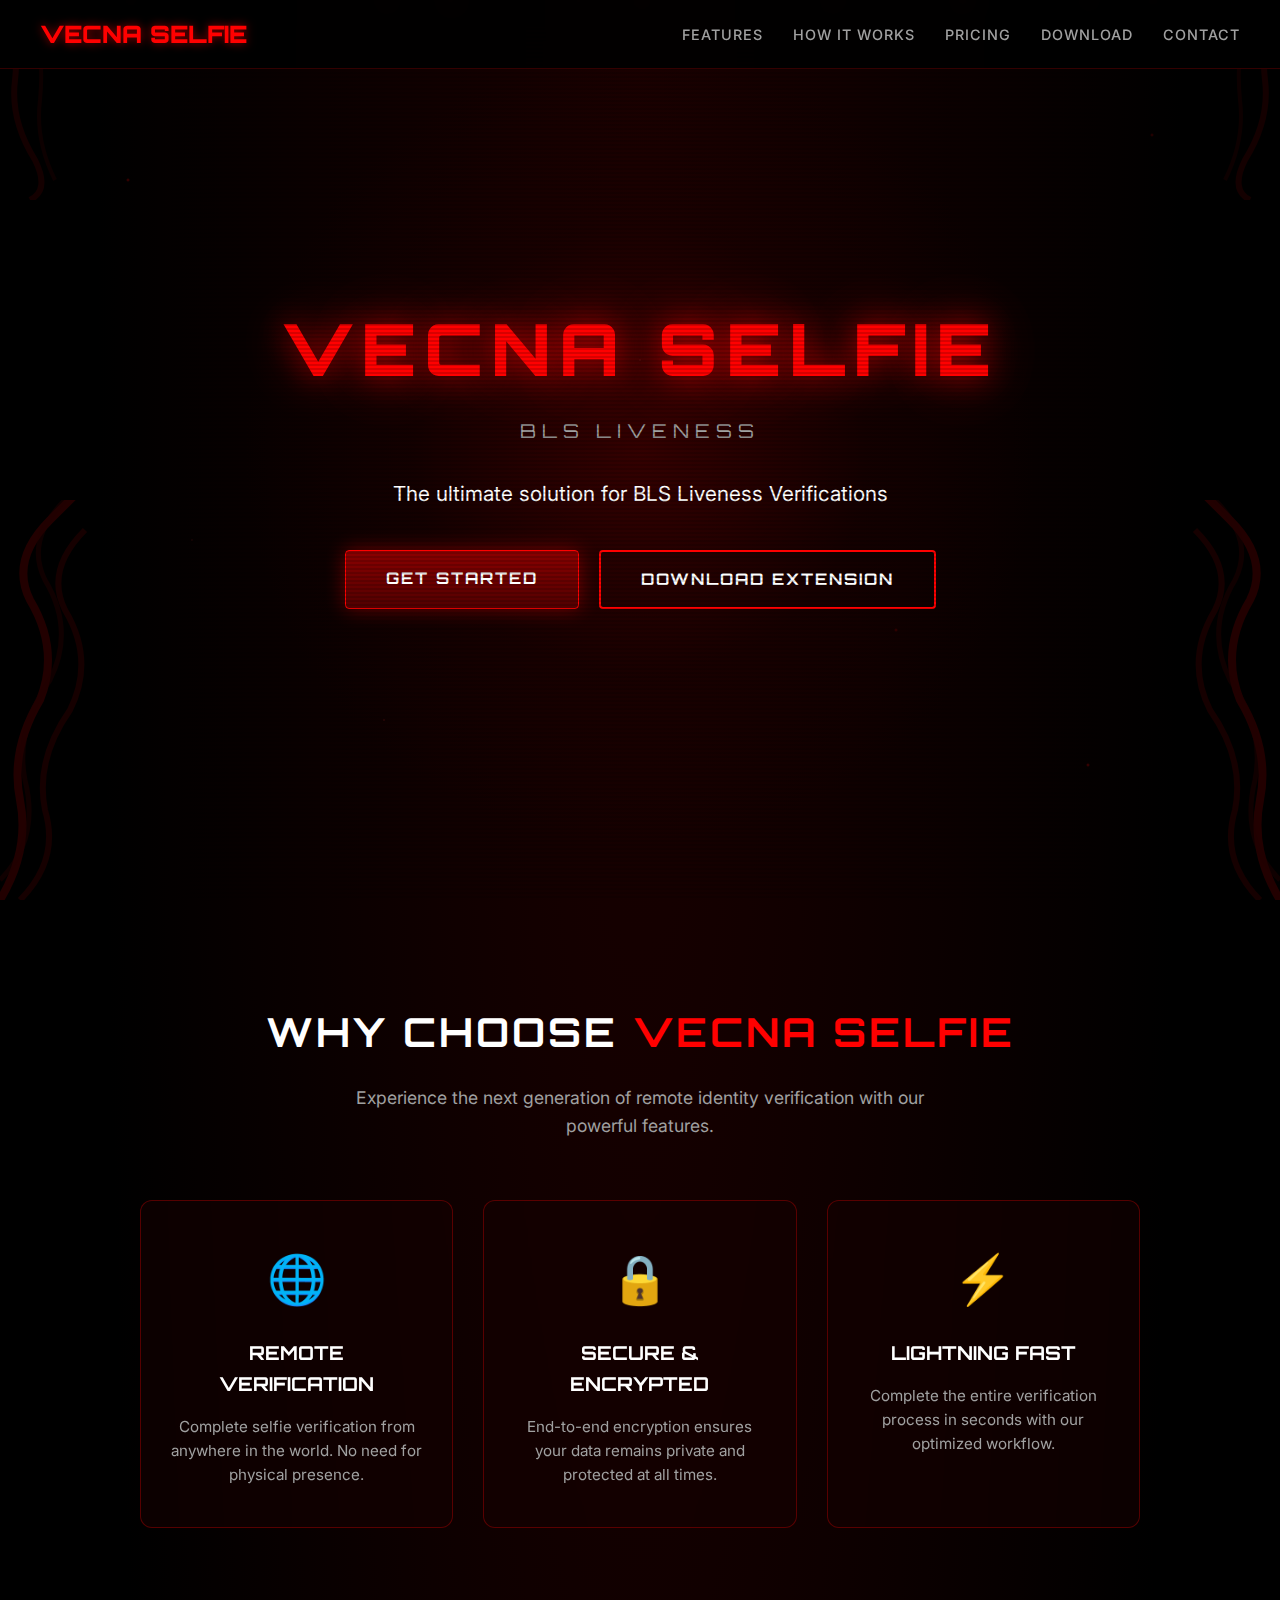
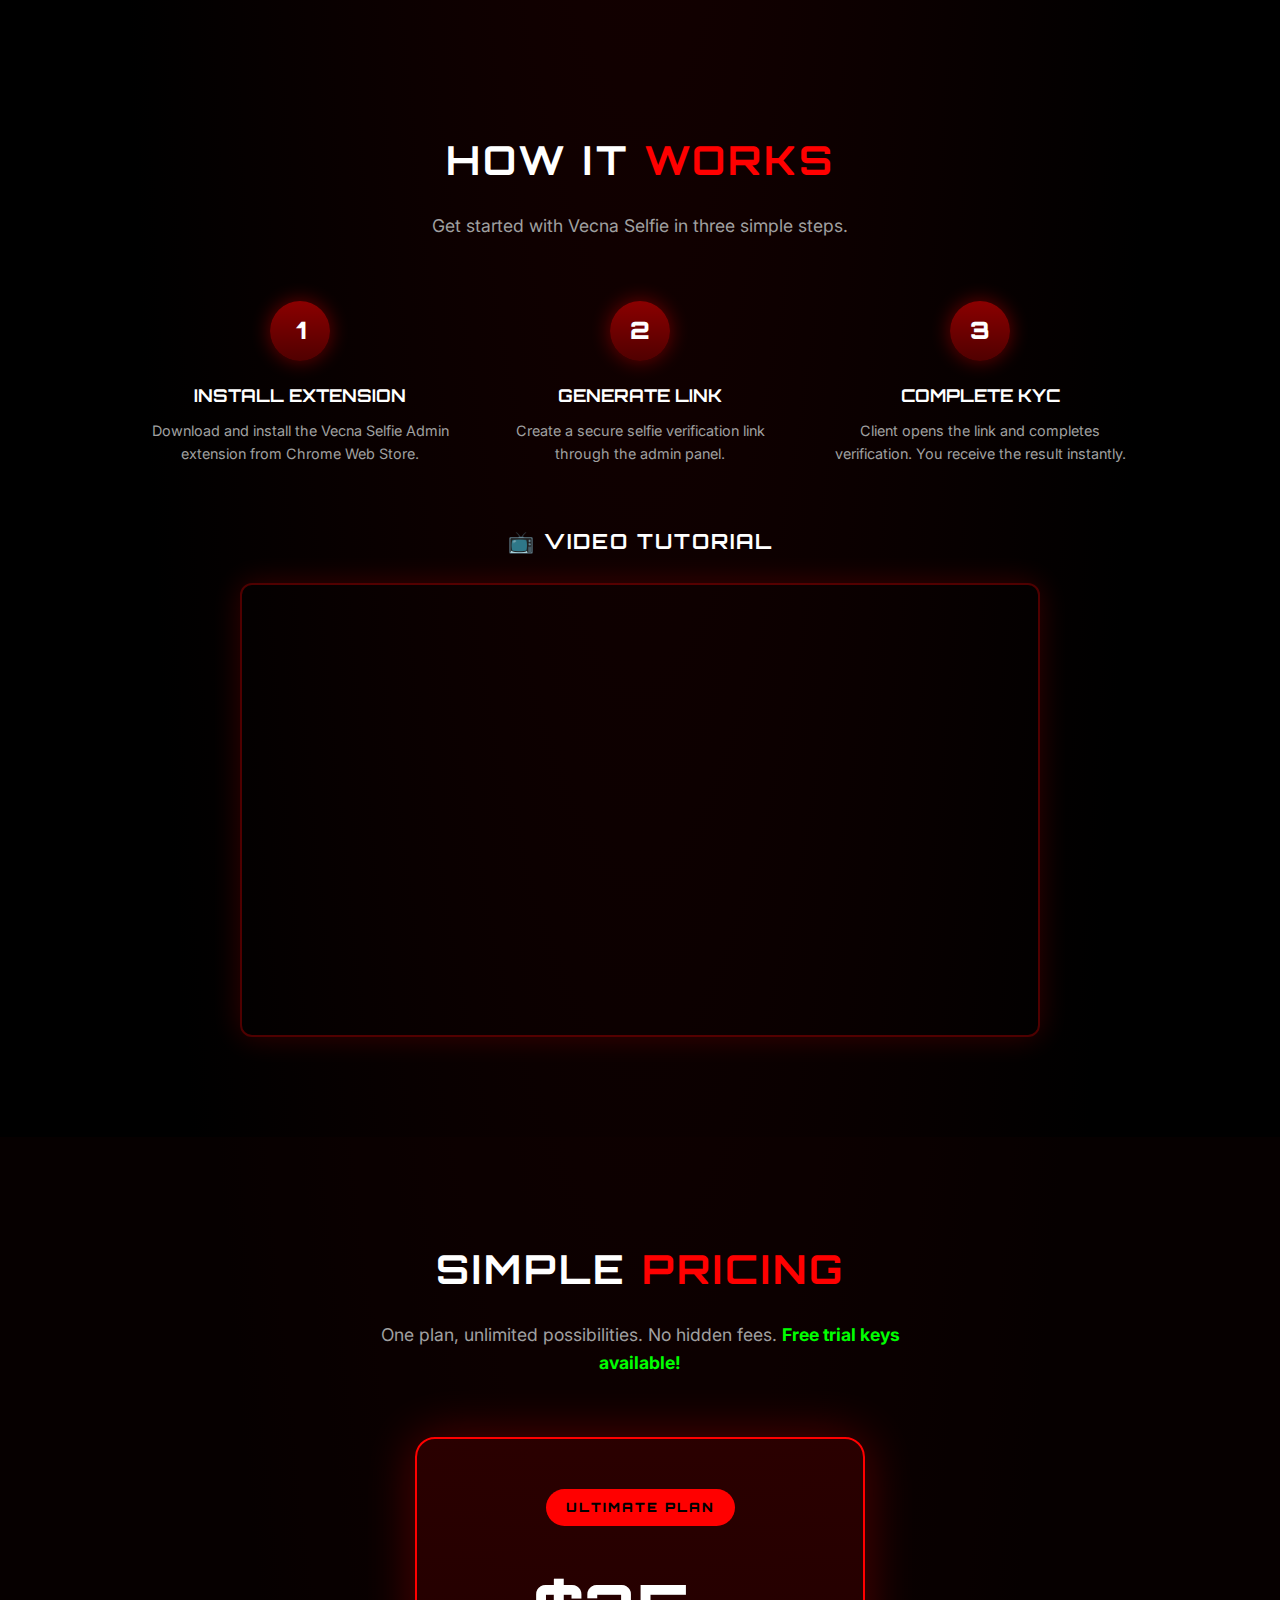
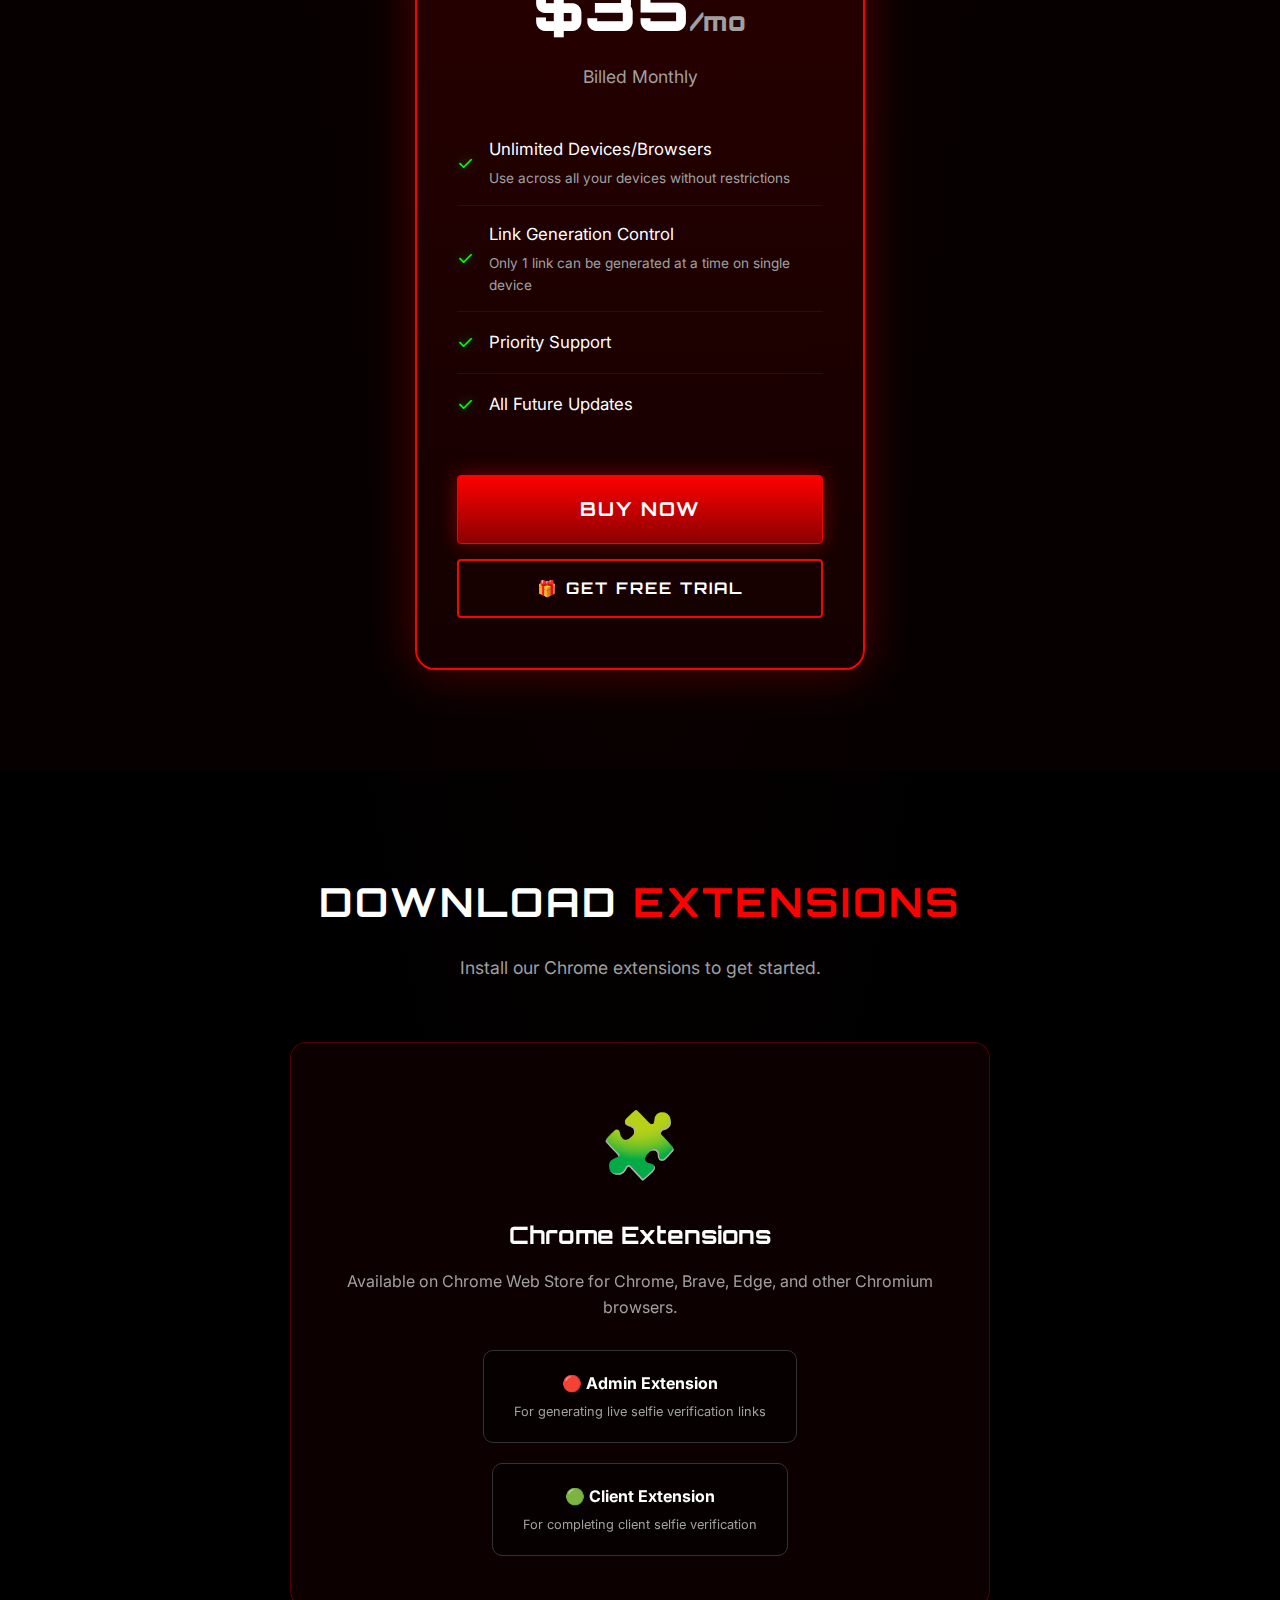
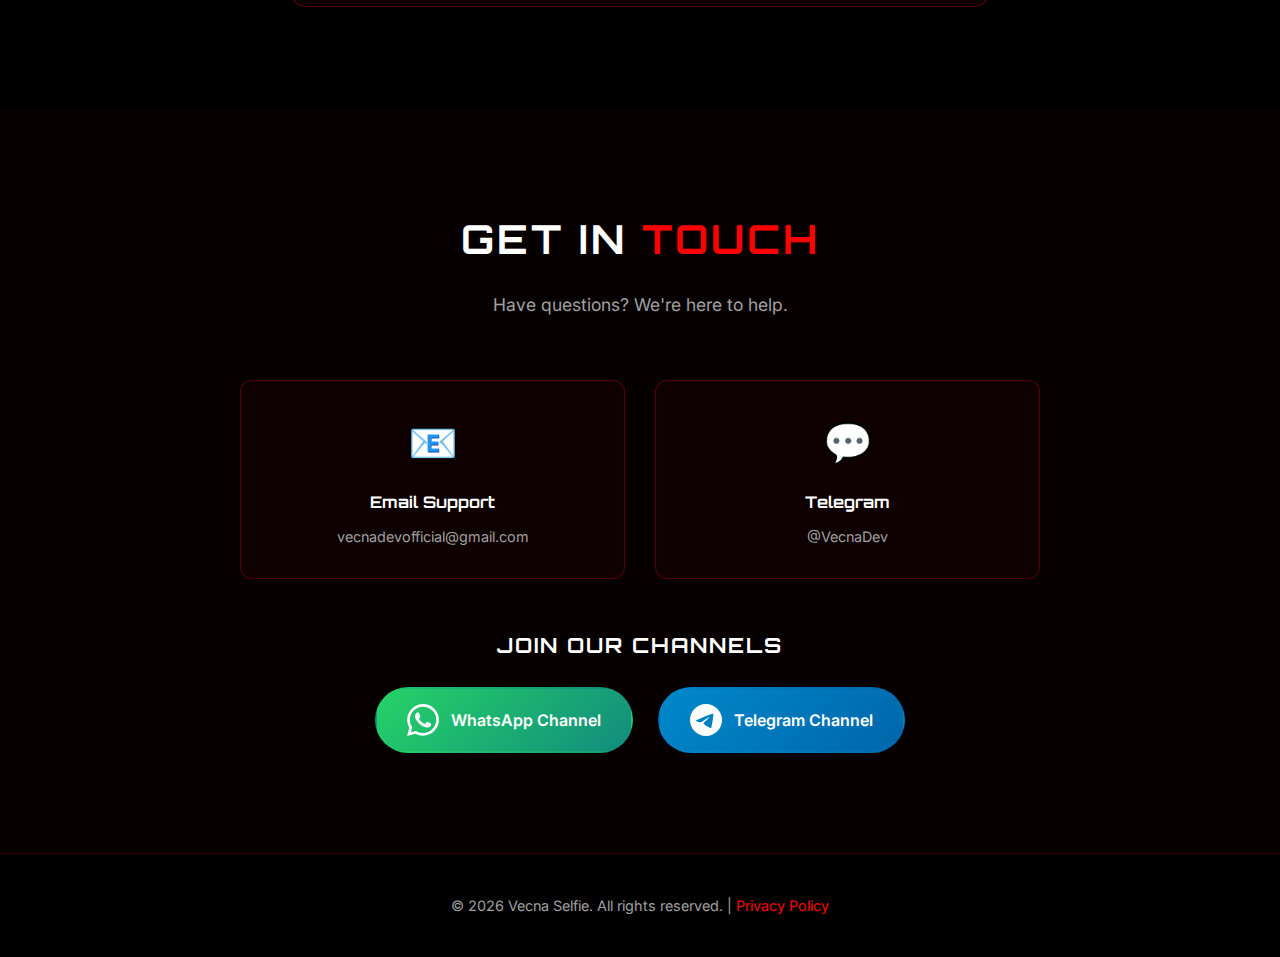
<file: templates/index.html>
<!DOCTYPE html>
<html lang="en">

<head>
    <meta charset="UTF-8">
    <meta name="viewport" content="width=device-width, initial-scale=1.0">
    <title>Vecna Selfie - BLS Liveness</title>
    <meta name="description"
        content="Vecna Selfie enables secure remote selfie verification for KYC processes. Fast, reliable, and works across unlimited devices.">
    <link
        href="https://fonts.googleapis.com/css2?family=Orbitron:wght@400;700;900&family=Inter:wght@400;500;600&display=swap"
        rel="stylesheet">
    <link rel="stylesheet" href="/static/styles.css">
</head>

<body>
    <!-- Upside Down Floating Particles -->
    <div class="particles">
        <div class="particle"></div>
        <div class="particle"></div>
        <div class="particle"></div>
        <div class="particle"></div>
        <div class="particle"></div>
        <div class="particle"></div>
        <div class="particle"></div>
        <div class="particle"></div>
        <div class="particle"></div>
        <div class="particle"></div>
        <div class="particle"></div>
        <div class="particle"></div>
        <div class="particle"></div>
        <div class="particle"></div>
        <div class="particle"></div>
    </div>

    <nav>
        <a href="#" class="nav-logo">VECNA SELFIE</a>
        <div class="nav-links">
            <a href="#features">Features</a>
            <a href="#how-it-works">How It Works</a>
            <a href="#pricing">Pricing</a>
            <a href="#download">Download</a>
            <a href="#contact">Contact</a>
        </div>
    </nav>

    <section class="hero">
        <div class="hero-content">
            <h1>Vecna Selfie</h1>
            <p class="subtitle">BLS Liveness</p>
            <p class="tagline">The ultimate solution for BLS Liveness Verifications</p>
            <div class="cta-buttons">
                <a href="#pricing" class="btn btn-primary">Get Started</a>
                <a href="#download" class="btn btn-secondary">Download Extension</a>
            </div>
        </div>
    </section>

    <section id="features">
        <div class="container">
            <h2>Why Choose <span>Vecna Selfie</span></h2>
            <p class="section-subtitle">Experience the next generation of remote identity verification with our powerful
                features.</p>
            <div class="features-grid">
                <div class="feature-card">
                    <div class="feature-icon">🌐</div>
                    <h3>Remote Verification</h3>
                    <p>Complete selfie verification from anywhere in the world. No need for physical presence.</p>
                </div>
                <div class="feature-card">
                    <div class="feature-icon">🔒</div>
                    <h3>Secure & Encrypted</h3>
                    <p>End-to-end encryption ensures your data remains private and protected at all times.</p>
                </div>
                <div class="feature-card">
                    <div class="feature-icon">⚡</div>
                    <h3>Lightning Fast</h3>
                    <p>Complete the entire verification process in seconds with our optimized workflow.</p>
                </div>
            </div>
        </div>
    </section>

    <section id="how-it-works">
        <div class="container">
            <h2>How It <span>Works</span></h2>
            <p class="section-subtitle">Get started with Vecna Selfie in three simple steps.</p>
            <div class="steps">
                <div class="step">
                    <div class="step-number">1</div>
                    <h3>Install Extension</h3>
                    <p>Download and install the Vecna Selfie Admin extension from Chrome Web Store.</p>
                </div>
                <div class="step">
                    <div class="step-number">2</div>
                    <h3>Generate Link</h3>
                    <p>Create a secure selfie verification link through the admin panel.</p>
                </div>
                <div class="step">
                    <div class="step-number">3</div>
                    <h3>Complete KYC</h3>
                    <p>Client opens the link and completes verification. You receive the result instantly.</p>
                </div>
            </div>

            <div class="video-container">
                <h3>📺 Video Tutorial</h3>
                <div class="video-wrapper">
                    <iframe src="https://www.youtube.com/embed/gEMHJf9UgrU" title="Vecna Selfie Tutorial"
                        frameborder="0"
                        allow="accelerometer; autoplay; clipboard-write; encrypted-media; gyroscope; picture-in-picture; web-share"
                        allowfullscreen>
                    </iframe>
                </div>
            </div>
        </div>
    </section>

    <section id="pricing">
        <div class="container">
            <h2>Simple <span>Pricing</span></h2>
            <p class="section-subtitle">One plan, unlimited possibilities. No hidden fees. <strong
                    style="color: #00ff00;">Free trial keys available!</strong></p>
            <div class="pricing-card">
                <div class="pricing-badge">Ultimate Plan</div>
                <div class="price">$35<span>/mo</span></div>
                <div class="price-period">Billed Monthly</div>
                <ul class="pricing-features">
                    <li>
                        <span class="check">✓</span>
                        <div>
                            <span class="feature-text">Unlimited Devices/Browsers</span>
                            <span class="feature-note">Use across all your devices without restrictions</span>
                        </div>
                    </li>
                    <li>
                        <span class="check">✓</span>
                        <div>
                            <span class="feature-text">Link Generation Control</span>
                            <span class="feature-note">Only 1 link can be generated at a time on single device</span>
                        </div>
                    </li>
                    <li>
                        <span class="check">✓</span>
                        <span class="feature-text">Priority Support</span>
                    </li>
                    <li>
                        <span class="check">✓</span>
                        <span class="feature-text">All Future Updates</span>
                    </li>
                </ul>
                <a href="https://t.me/VecnaDev" target="_blank" class="btn btn-primary btn-buy">Buy Now</a>
                <a href="https://t.me/VecnaSelfie/3" target="_blank" class="btn btn-secondary"
                    style="width: 100%; margin-top: 15px;">🎁 Get Free Trial</a>
            </div>
        </div>
    </section>

    <section id="download">
        <div class="container">
            <h2>Download <span>Extensions</span></h2>
            <p class="section-subtitle">Install our Chrome extensions to get started.</p>
            <div class="download-box">
                <div class="chrome-icon">🧩</div>
                <h3>Chrome Extensions</h3>
                <p>Available on Chrome Web Store for Chrome, Brave, Edge, and other Chromium browsers.</p>
                <div class="extension-cards">
                    <a href="https://chromewebstore.google.com/detail/vecna-selfie-admin-bls-li/dblkkjheahjpibondkllcndfblgjcdbc"
                        target="_blank" class="ext-card">
                        <h4>🔴 Admin Extension</h4>
                        <p>For generating live selfie verification links</p>
                    </a>
                    <a href="https://chromewebstore.google.com/detail/vecna-selfie-client-bls-l/mcmlkpnkmomgiolpfagpamcihppjpphg"
                        target="_blank" class="ext-card">
                        <h4>🟢 Client Extension</h4>
                        <p>For completing client selfie verification</p>
                    </a>
                </div>
            </div>
        </div>
    </section>

    <section id="contact">
        <div class="container">
            <h2>Get In <span>Touch</span></h2>
            <p class="section-subtitle">Have questions? We're here to help.</p>
            <div class="contact-grid">
                <a href="mailto:vecnadevofficial@gmail.com" class="contact-card">
                    <div class="icon">📧</div>
                    <h4>Email Support</h4>
                    <p>vecnadevofficial@gmail.com</p>
                </a>
                <a href="https://t.me/VecnaDev" target="_blank" class="contact-card">
                    <div class="icon">💬</div>
                    <h4>Telegram</h4>
                    <p>@VecnaDev</p>
                </a>
            </div>

            <!-- Channel Links -->
            <div class="channel-links">
                <h3>Join Our Channels</h3>
                <div class="channel-grid">
                    <a href="https://whatsapp.com/channel/0029Vb7N2a511ulYeELEbO0S" target="_blank"
                        class="channel-card whatsapp">
                        <svg viewBox="0 0 24 24" fill="currentColor" width="32" height="32">
                            <path
                                d="M17.472 14.382c-.297-.149-1.758-.867-2.03-.967-.273-.099-.471-.148-.67.15-.197.297-.767.966-.94 1.164-.173.199-.347.223-.644.075-.297-.15-1.255-.463-2.39-1.475-.883-.788-1.48-1.761-1.653-2.059-.173-.297-.018-.458.13-.606.134-.133.298-.347.446-.52.149-.174.198-.298.298-.497.099-.198.05-.371-.025-.52-.075-.149-.669-1.612-.916-2.207-.242-.579-.487-.5-.669-.51-.173-.008-.371-.01-.57-.01-.198 0-.52.074-.792.372-.272.297-1.04 1.016-1.04 2.479 0 1.462 1.065 2.875 1.213 3.074.149.198 2.096 3.2 5.077 4.487.709.306 1.262.489 1.694.625.712.227 1.36.195 1.871.118.571-.085 1.758-.719 2.006-1.413.248-.694.248-1.289.173-1.413-.074-.124-.272-.198-.57-.347m-5.421 7.403h-.004a9.87 9.87 0 01-5.031-1.378l-.361-.214-3.741.982.998-3.648-.235-.374a9.86 9.86 0 01-1.51-5.26c.001-5.45 4.436-9.884 9.888-9.884 2.64 0 5.122 1.03 6.988 2.898a9.825 9.825 0 012.893 6.994c-.003 5.45-4.437 9.884-9.885 9.884m8.413-18.297A11.815 11.815 0 0012.05 0C5.495 0 .16 5.335.157 11.892c0 2.096.547 4.142 1.588 5.945L.057 24l6.305-1.654a11.882 11.882 0 005.683 1.448h.005c6.554 0 11.89-5.335 11.893-11.893a11.821 11.821 0 00-3.48-8.413z" />
                        </svg>
                        <span>WhatsApp Channel</span>
                    </a>
                    <a href="https://t.me/VecnaSelfie" target="_blank" class="channel-card telegram">
                        <svg viewBox="0 0 24 24" fill="currentColor" width="32" height="32">
                            <path
                                d="M11.944 0A12 12 0 0 0 0 12a12 12 0 0 0 12 12 12 12 0 0 0 12-12A12 12 0 0 0 12 0a12 12 0 0 0-.056 0zm4.962 7.224c.1-.002.321.023.465.14a.506.506 0 0 1 .171.325c.016.093.036.306.02.472-.18 1.898-.962 6.502-1.36 8.627-.168.9-.499 1.201-.82 1.23-.696.065-1.225-.46-1.9-.902-1.056-.693-1.653-1.124-2.678-1.8-1.185-.78-.417-1.21.258-1.91.177-.184 3.247-2.977 3.307-3.23.007-.032.014-.15-.056-.212s-.174-.041-.249-.024c-.106.024-1.793 1.14-5.061 3.345-.48.33-.913.49-1.302.48-.428-.008-1.252-.241-1.865-.44-.752-.245-1.349-.374-1.297-.789.027-.216.325-.437.893-.663 3.498-1.524 5.83-2.529 6.998-3.014 3.332-1.386 4.025-1.627 4.476-1.635z" />
                        </svg>
                        <span>Telegram Channel</span>
                    </a>
                </div>
            </div>
        </div>
    </section>

    <footer>
        <p>&copy; 2026 Vecna Selfie. All rights reserved. | <a href="https://tinyurl.com/VecnaSelfieAdminPrivacyPolicy"
                target="_blank">Privacy Policy</a></p>
    </footer>
</body>

</html>
</file>
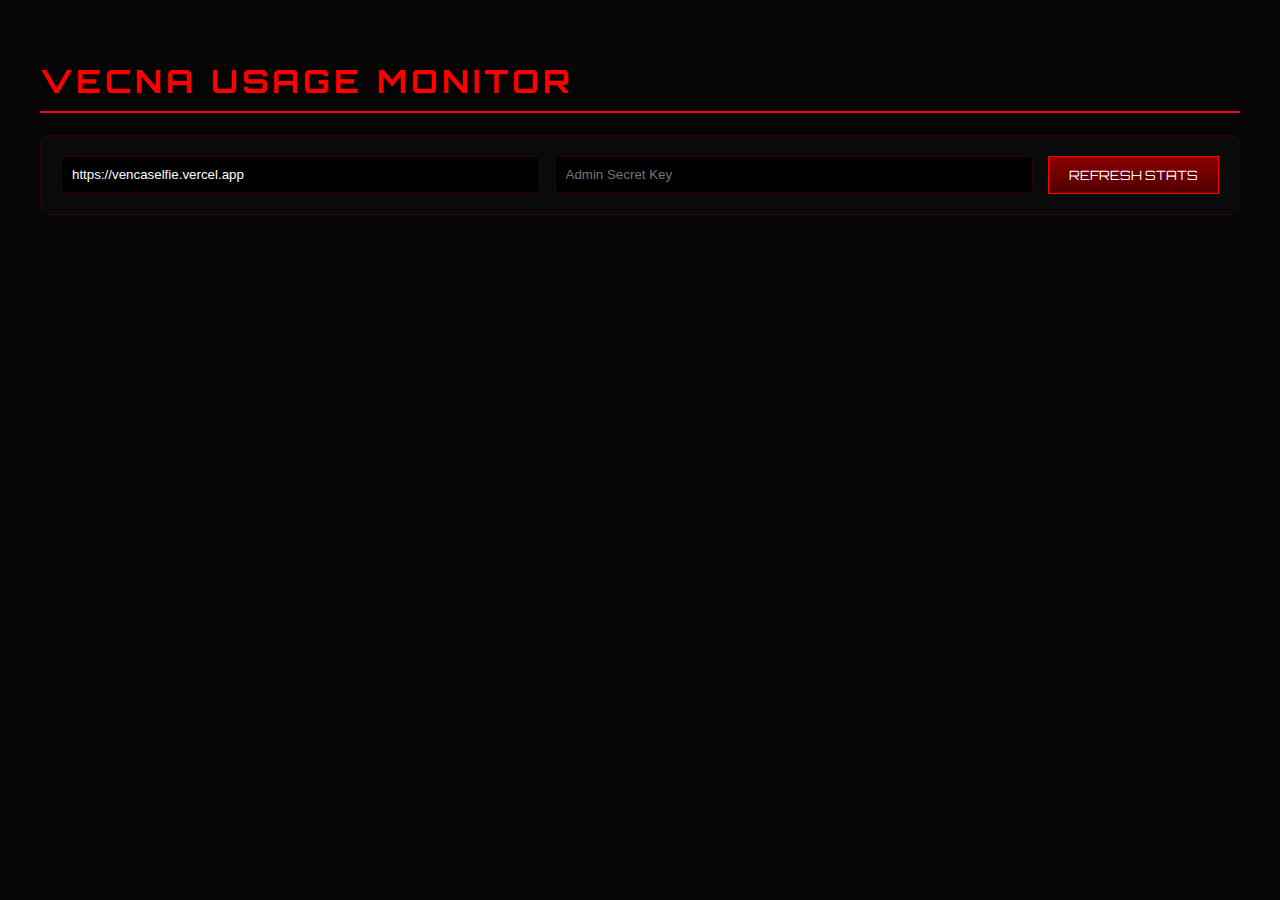
<file: admin.html>
<!DOCTYPE html>
<html lang="en">
<head>
    <meta charset="UTF-8">
    <meta name="viewport" content="width=device-width, initial-scale=1.0">
    <title>Vecna Admin Console</title>
    <style>
        @import url('https://fonts.googleapis.com/css2?family=Orbitron:wght@400;700&family=Inter:wght@400;600&display=swap');
        
        :root {
            --bg: #050505;
            --card: #0a0a0a;
            --red: #ff0000;
            --text: #e0e0e0;
            --border: #330000;
        }

        body {
            background-color: var(--bg);
            color: var(--text);
            font-family: 'Inter', sans-serif;
            margin: 0;
            padding: 40px;
        }

        .container { max-width: 1200px; margin: 0 auto; }

        h1 {
            font-family: 'Orbitron', sans-serif;
            color: var(--red);
            text-transform: uppercase;
            letter-spacing: 4px;
            border-bottom: 2px solid var(--red);
            padding-bottom: 10px;
        }

        .setup-bar {
            background: var(--card);
            padding: 20px;
            border: 1px solid var(--border);
            border-radius: 8px;
            margin-bottom: 30px;
            display: flex;
            gap: 15px;
            align-items: center;
        }

        input {
            background: #000;
            border: 1px solid var(--border);
            color: #fff;
            padding: 10px;
            border-radius: 4px;
            flex: 1;
        }

        button {
            background: linear-gradient(180deg, #8b0000 0%, #500000 100%);
            color: white;
            border: 1px solid var(--red);
            padding: 10px 20px;
            cursor: pointer;
            font-family: 'Orbitron', sans-serif;
            text-transform: uppercase;
            font-size: 0.8em;
        }

        button:hover { background: var(--red); }

        .stats-grid {
            display: grid;
            grid-template-columns: repeat(auto-fill, minmax(350px, 1fr));
            gap: 20px;
        }

        .license-card {
            background: var(--card);
            border: 1px solid var(--border);
            padding: 20px;
            border-radius: 8px;
            position: relative;
        }

        .license-card h3 {
            margin-top: 0;
            color: var(--red);
            font-family: 'Orbitron', sans-serif;
        }

        .badge {
            background: #222;
            padding: 4px 8px;
            border-radius: 4px;
            font-size: 0.8em;
            color: #aaa;
        }

        .history-list {
            margin-top: 15px;
            font-size: 0.85em;
            max-height: 200px;
            overflow-y: auto;
            border-top: 1px solid var(--border);
            padding-top: 10px;
        }

        .history-item {
            padding: 5px 0;
            border-bottom: 1px solid #111;
            display: flex;
            justify-content: space-between;
        }

        .reset-btn {
            background: transparent;
            border-color: #666;
            color: #999;
            width: 100%;
            margin-top: 15px;
        }

        .reset-btn:hover { border-color: var(--red); color: #fff; }
    </style>
</head>
<body>

<div class="container">
    <h1>Vecna Usage Monitor</h1>
    
    <div class="setup-bar">
        <input type="text" id="serverUrl" placeholder="Your Vercel URL (https://...)" value="https://vencaselfie.vercel.app">
        <input type="password" id="adminSecret" placeholder="Admin Secret Key">
        <button onclick="fetchStats()">Refresh Stats</button>
    </div>

    <div id="statsContainer" class="stats-grid">
        </div>
</div>

<script>
    async function fetchStats() {
        const url = document.getElementById('serverUrl').value.replace(/\/$/, '');
        const secret = document.getElementById('adminSecret').value;
        const container = document.getElementById('statsContainer');

        if (!secret) return alert("Please enter Admin Secret");

        container.innerHTML = "Loading...";

        try {
            const response = await fetch(`${url}/api/admin/usage_stats`, {
                method: 'POST',
                headers: { 'Content-Type': 'application/json' },
                body: JSON.stringify({ admin_secret: secret })
            });

            const data = await response.json();
            if (!data.success) throw new Error(data.message);

            renderStats(data.stats);
        } catch (e) {
            container.innerHTML = `<p style="color:red">Error: ${e.message}</p>`;
        }
    }

    function renderStats(stats) {
        const container = document.getElementById('statsContainer');
        container.innerHTML = "";

        for (const [key, info] of Object.entries(stats)) {
            const card = document.createElement('div');
            card.className = 'license-card';
            
            let historyHtml = info.recent_history.map(h => `
                <div class="history-item">
                    <span>${h.time}</span>
                    <span style="color:#666">${h.ip}</span>
                </div>
            `).join('');

            card.innerHTML = `
                <h3>${key}</h3>
                <p>Total Links Generated: <span class="badge" style="color:#00ff00">${info.total_links}</span></p>
                <div class="history-list">
                    <strong>Recent Activity (Last 10):</strong>
                    ${historyHtml || '<p>No history yet</p>'}
                </div>
                <button class="reset-btn" onclick="resetLock('${key}')">Reset Device Lock</button>
            `;
            container.appendChild(card);
        }
    }

    async function resetLock(licenseKey) {
        if (!confirm(`Are you sure you want to reset the lock for ${licenseKey}?`)) return;
        
        const url = document.getElementById('serverUrl').value.replace(/\/$/, '');
        const secret = document.getElementById('adminSecret').value;

        try {
            const response = await fetch(`${url}/api/admin/reset_license`, {
                method: 'POST',
                headers: { 'Content-Type': 'application/json' },
                body: JSON.stringify({ 
                    license_key: licenseKey, 
                    admin_secret: secret 
                })
            });

            const data = await response.json();
            alert(data.message);
            fetchStats();
        } catch (e) {
            alert("Error: " + e.message);
        }
    }
</script>
</body>
</html>
</file>
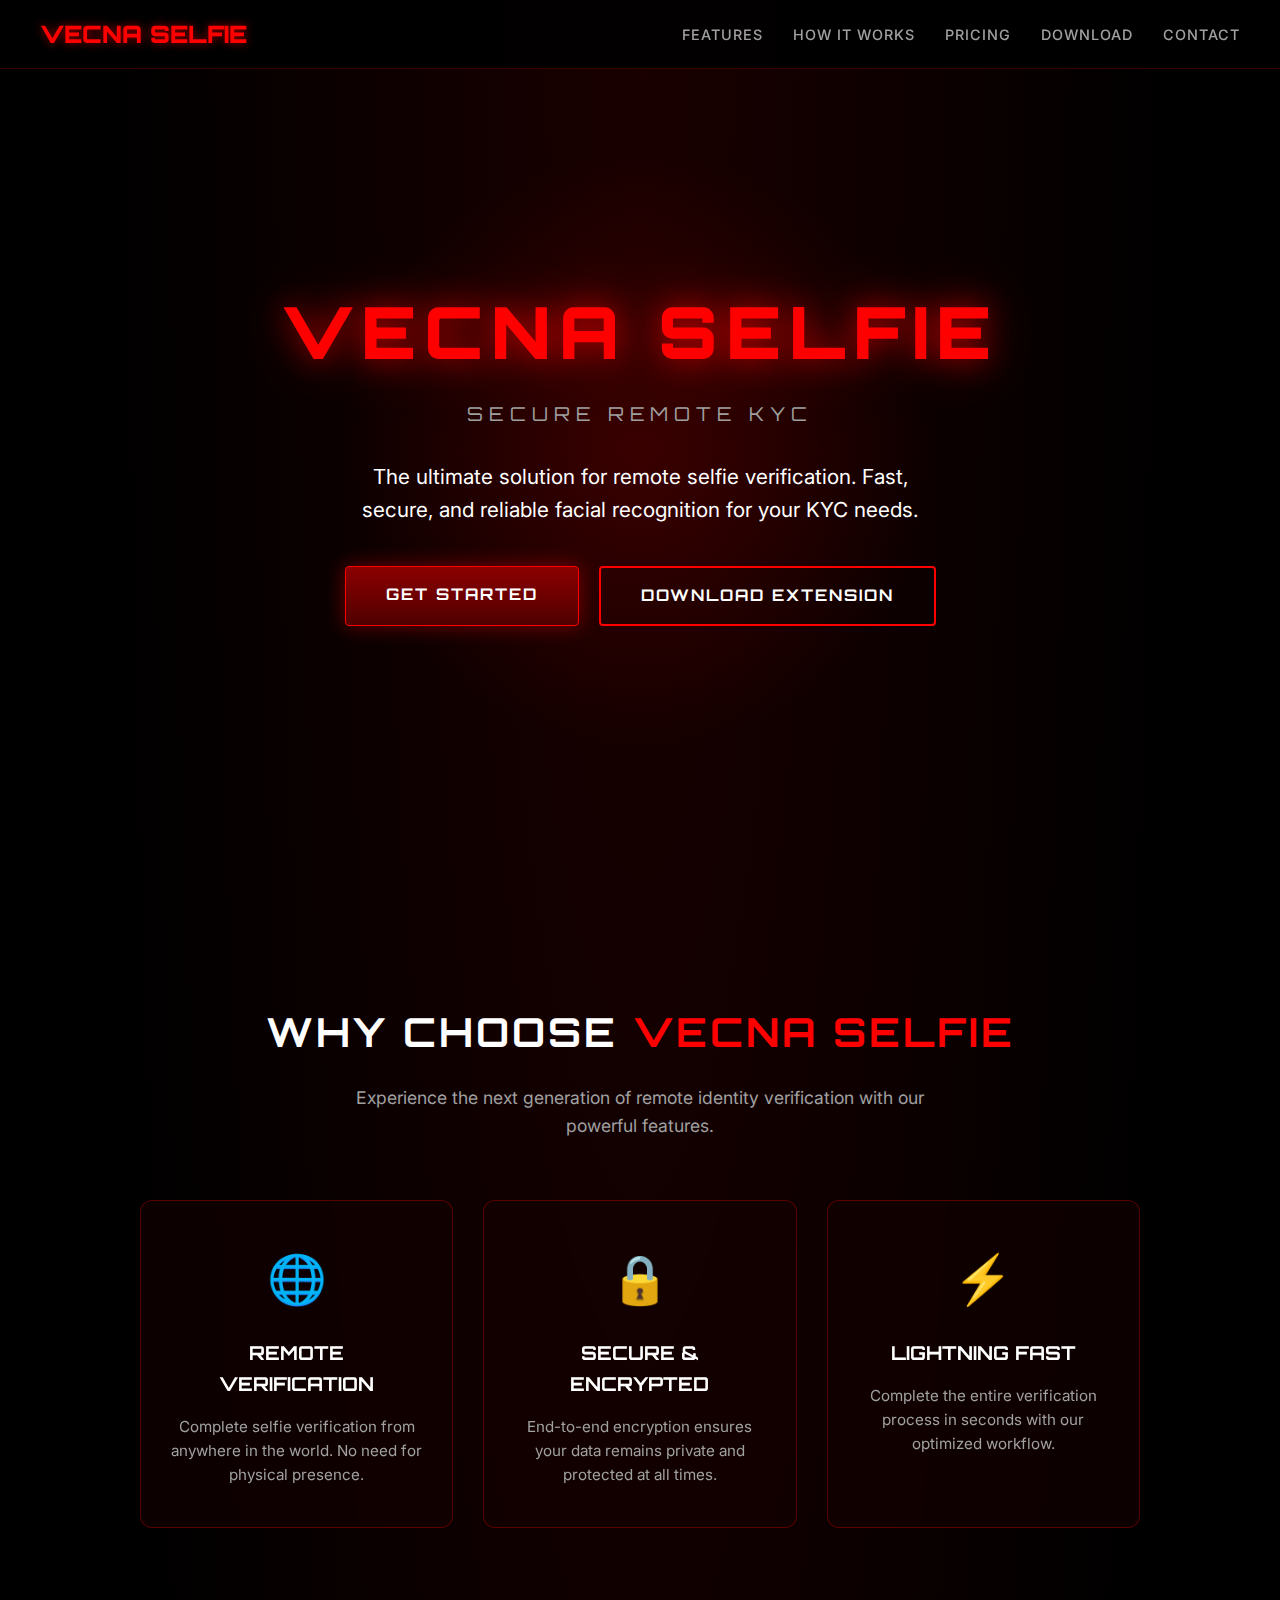
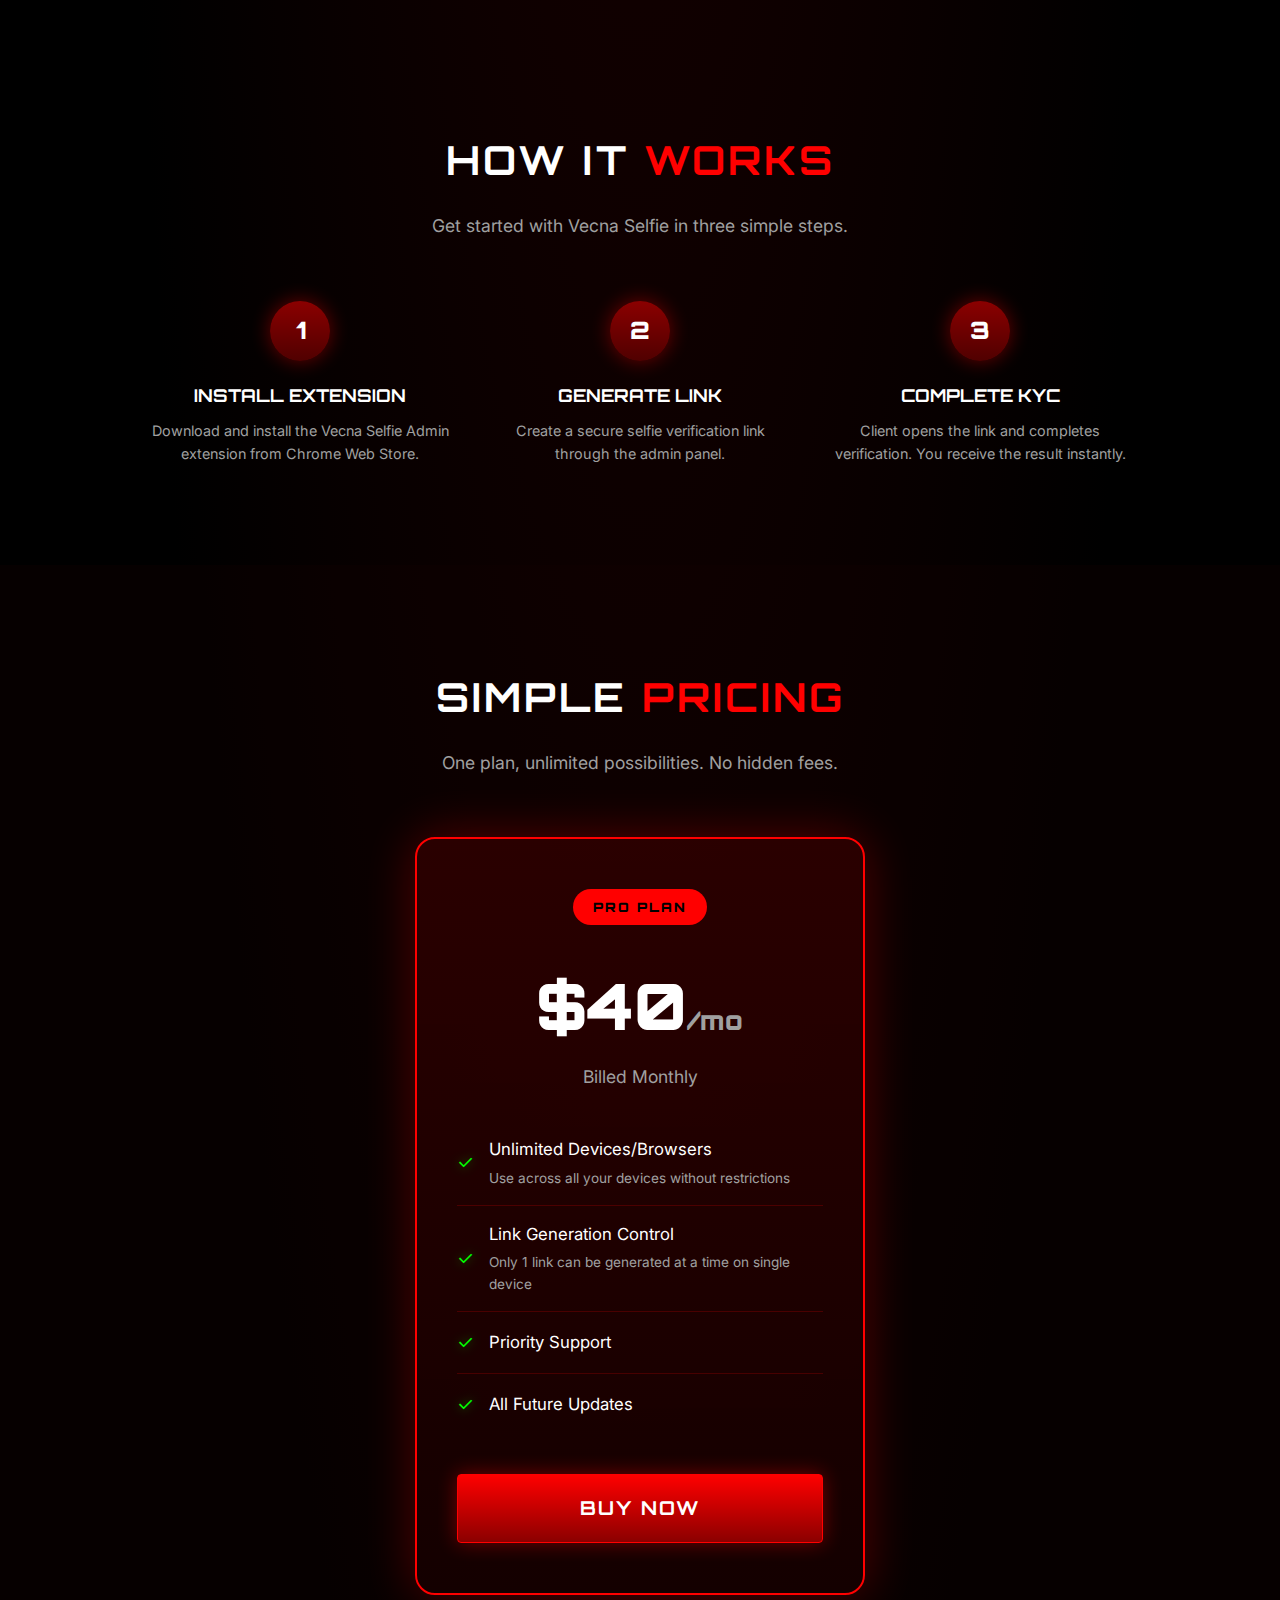
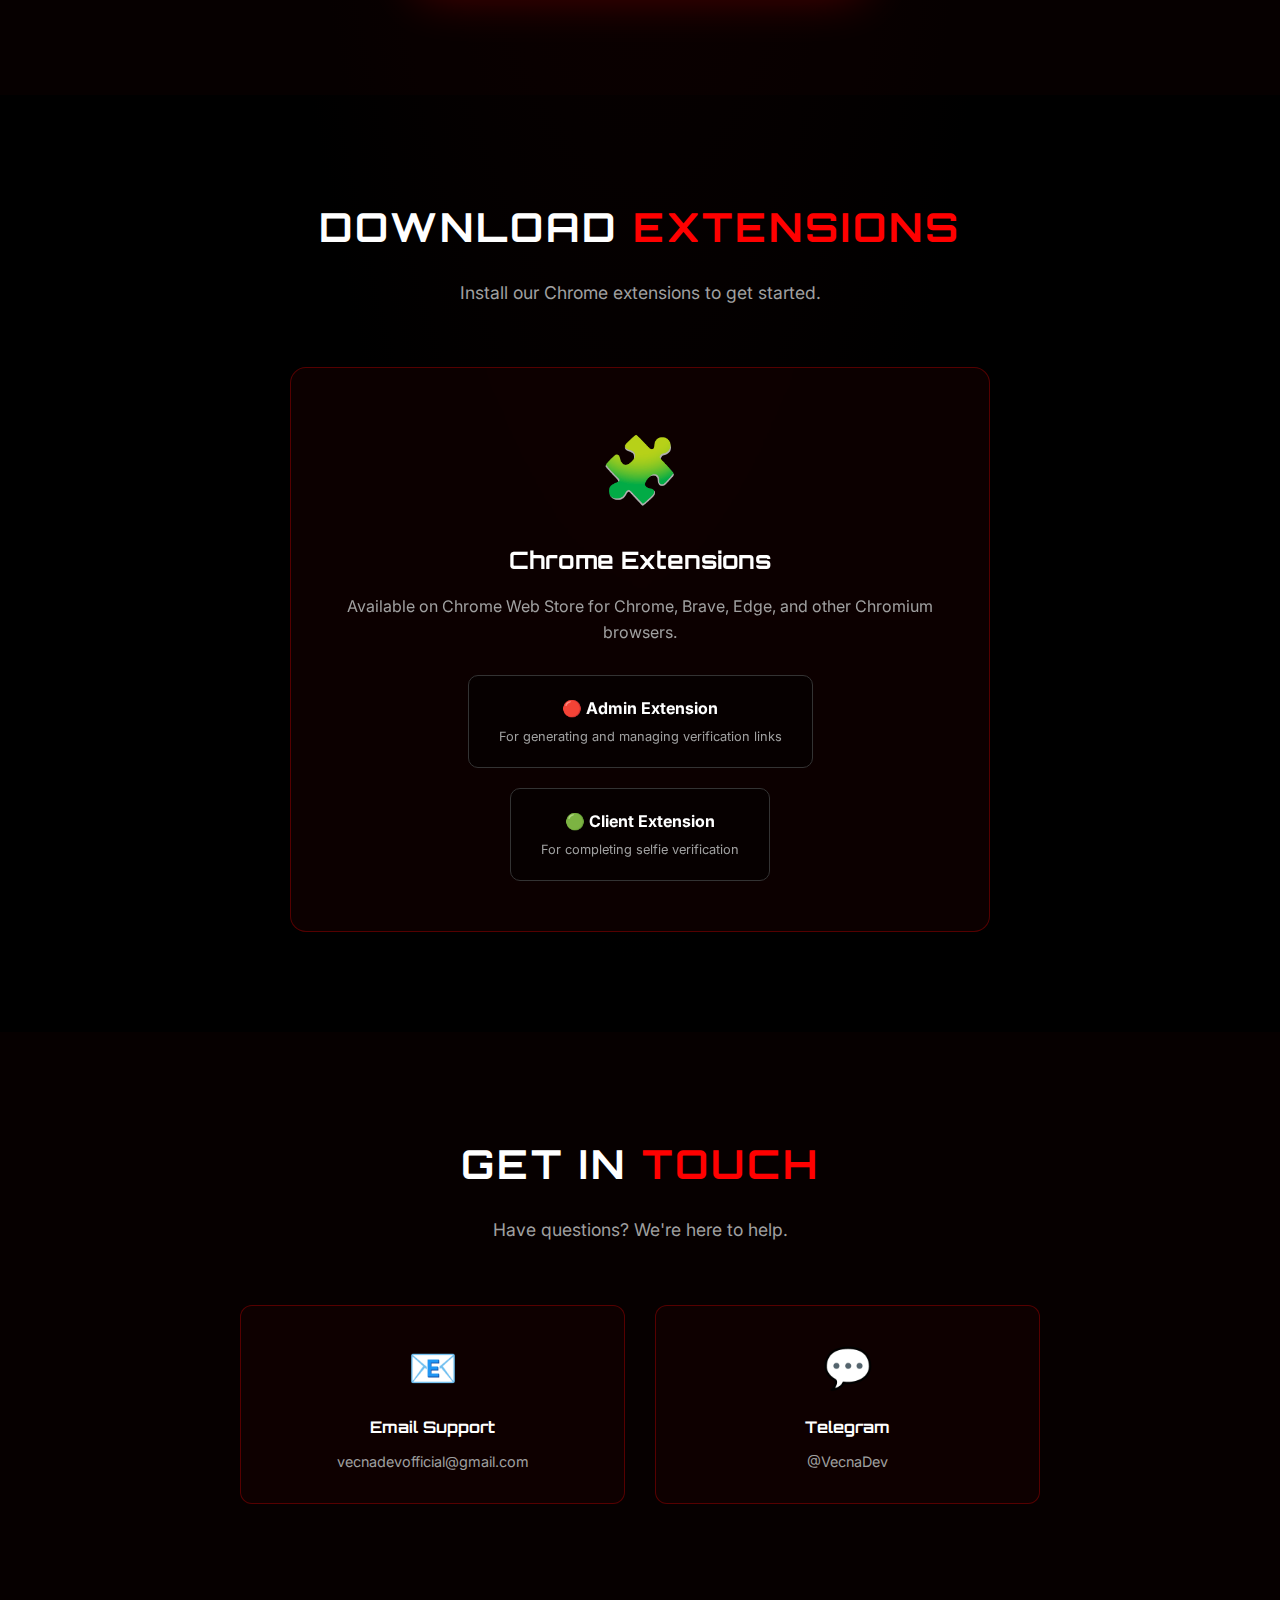
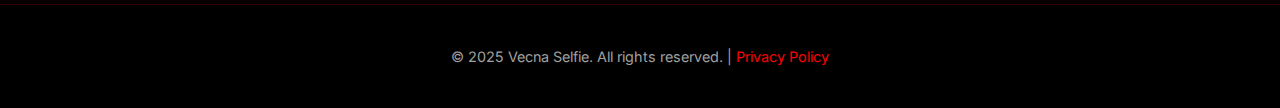
<file: preview.html>
<!DOCTYPE html>
<html lang="en">
<head>
    <meta charset="UTF-8">
    <meta name="viewport" content="width=device-width, initial-scale=1.0">
    <title>Vecna Selfie - Secure Remote KYC Solution</title>
    <meta name="description" content="Vecna Selfie enables secure remote selfie verification for KYC processes. Fast, reliable, and works across unlimited devices.">
    <link href="https://fonts.googleapis.com/css2?family=Orbitron:wght@400;700;900&family=Inter:wght@400;500;600&display=swap" rel="stylesheet">
    <style>
        :root {
            --bg-color: #000000;
            --primary-red: #ff0000;
            --dark-red: #8b0000;
            --text-color: #e0e0e0;
            --text-muted: #a0a0a0;
            --glow-color: rgba(255, 0, 0, 0.6);
            --card-bg: rgba(20, 0, 0, 0.6);
            --border-color: rgba(255, 0, 0, 0.3);
        }
        
        * { margin: 0; padding: 0; box-sizing: border-box; }
        
        html { scroll-behavior: smooth; }
        
        body {
            background: var(--bg-color);
            background-image: radial-gradient(ellipse at top, #1a0000 0%, #000000 60%);
            color: var(--text-color);
            font-family: 'Inter', sans-serif;
            line-height: 1.6;
            min-height: 100vh;
        }
        
        /* Scrollbar */
        ::-webkit-scrollbar { width: 8px; }
        ::-webkit-scrollbar-track { background: #000; }
        ::-webkit-scrollbar-thumb { background: var(--dark-red); border-radius: 4px; }
        ::-webkit-scrollbar-thumb:hover { background: var(--primary-red); }
        
        /* Navigation */
        nav {
            position: fixed;
            top: 0;
            left: 0;
            right: 0;
            z-index: 1000;
            padding: 15px 40px;
            display: flex;
            justify-content: space-between;
            align-items: center;
            background: rgba(0, 0, 0, 0.9);
            backdrop-filter: blur(10px);
            border-bottom: 1px solid rgba(255, 0, 0, 0.2);
        }
        
        .nav-logo {
            font-family: 'Orbitron', sans-serif;
            font-weight: 900;
            font-size: 1.5em;
            color: var(--primary-red);
            text-shadow: 0 0 10px var(--glow-color);
            text-decoration: none;
        }
        
        .nav-links { display: flex; gap: 30px; }
        
        .nav-links a {
            color: var(--text-muted);
            text-decoration: none;
            font-size: 0.9em;
            font-weight: 500;
            transition: all 0.3s;
            text-transform: uppercase;
            letter-spacing: 1px;
        }
        
        .nav-links a:hover { color: #fff; text-shadow: 0 0 10px var(--primary-red); }
        
        /* Container */
        .container {
            max-width: 1200px;
            margin: 0 auto;
            padding: 0 20px;
        }
        
        /* Hero Section */
        .hero {
            min-height: 100vh;
            display: flex;
            align-items: center;
            justify-content: center;
            text-align: center;
            padding: 100px 20px;
            position: relative;
            overflow: hidden;
        }
        
        .hero::before {
            content: '';
            position: absolute;
            top: 50%;
            left: 50%;
            width: 600px;
            height: 600px;
            background: radial-gradient(circle, rgba(139, 0, 0, 0.3) 0%, transparent 70%);
            transform: translate(-50%, -50%);
            pointer-events: none;
        }
        
        .hero-content { position: relative; z-index: 1; }
        
        .hero h1 {
            font-family: 'Orbitron', sans-serif;
            font-size: 4.5em;
            font-weight: 900;
            color: var(--primary-red);
            text-transform: uppercase;
            letter-spacing: 8px;
            margin-bottom: 10px;
            text-shadow: 0 0 30px var(--glow-color), 0 0 60px rgba(255, 0, 0, 0.4);
            animation: flicker 4s infinite alternate;
        }
        
        @keyframes flicker {
            0%, 19%, 21%, 23%, 25%, 54%, 56%, 100% {
                text-shadow: 0 0 30px var(--glow-color), 0 0 60px rgba(255, 0, 0, 0.4);
                opacity: 1;
            }
            20%, 24%, 55% { text-shadow: none; opacity: 0.8; }
        }
        
        .hero .subtitle {
            font-family: 'Orbitron', sans-serif;
            font-size: 1.2em;
            color: var(--text-muted);
            letter-spacing: 6px;
            text-transform: uppercase;
            margin-bottom: 30px;
        }
        
        .hero .tagline {
            font-size: 1.3em;
            color: #fff;
            max-width: 600px;
            margin: 0 auto 40px;
        }
        
        .cta-buttons { display: flex; gap: 20px; justify-content: center; flex-wrap: wrap; }
        
        .btn {
            display: inline-block;
            padding: 15px 40px;
            font-family: 'Orbitron', sans-serif;
            font-weight: 700;
            font-size: 1em;
            text-transform: uppercase;
            letter-spacing: 2px;
            text-decoration: none;
            border-radius: 4px;
            transition: all 0.3s ease;
            cursor: pointer;
            border: none;
        }
        
        .btn-primary {
            background: linear-gradient(180deg, var(--dark-red) 0%, #500000 100%);
            color: #fff;
            border: 1px solid var(--primary-red);
            box-shadow: 0 0 20px rgba(255, 0, 0, 0.4);
        }
        
        .btn-primary:hover {
            background: linear-gradient(180deg, var(--primary-red) 0%, var(--dark-red) 100%);
            box-shadow: 0 0 40px rgba(255, 0, 0, 0.6);
            transform: translateY(-2px);
        }
        
        .btn-secondary {
            background: transparent;
            color: #fff;
            border: 2px solid var(--primary-red);
        }
        
        .btn-secondary:hover {
            background: rgba(255, 0, 0, 0.1);
            box-shadow: 0 0 20px rgba(255, 0, 0, 0.3);
        }
        
        /* Section Styles */
        section {
            padding: 100px 20px;
            position: relative;
        }
        
        section h2 {
            font-family: 'Orbitron', sans-serif;
            font-size: 2.5em;
            color: #fff;
            text-align: center;
            margin-bottom: 20px;
            text-transform: uppercase;
            letter-spacing: 3px;
        }
        
        section h2 span { color: var(--primary-red); }
        
        .section-subtitle {
            text-align: center;
            color: var(--text-muted);
            font-size: 1.1em;
            max-width: 600px;
            margin: 0 auto 60px;
        }
        
        /* Features Section */
        .features-grid {
            display: grid;
            grid-template-columns: repeat(auto-fit, minmax(300px, 1fr));
            gap: 30px;
            max-width: 1000px;
            margin: 0 auto;
        }
        
        .feature-card {
            background: var(--card-bg);
            border: 1px solid var(--border-color);
            border-radius: 12px;
            padding: 40px 30px;
            text-align: center;
            backdrop-filter: blur(10px);
            transition: all 0.3s ease;
        }
        
        .feature-card:hover {
            border-color: var(--primary-red);
            box-shadow: 0 0 30px rgba(255, 0, 0, 0.2);
            transform: translateY(-5px);
        }
        
        .feature-icon {
            font-size: 3em;
            margin-bottom: 20px;
        }
        
        .feature-card h3 {
            font-family: 'Orbitron', sans-serif;
            font-size: 1.2em;
            color: #fff;
            margin-bottom: 15px;
            text-transform: uppercase;
        }
        
        .feature-card p { color: var(--text-muted); font-size: 0.95em; }
        
        /* How It Works */
        .steps {
            display: flex;
            flex-wrap: wrap;
            justify-content: center;
            gap: 40px;
            max-width: 1000px;
            margin: 0 auto;
        }
        
        .step {
            flex: 1;
            min-width: 250px;
            max-width: 300px;
            text-align: center;
            position: relative;
        }
        
        .step-number {
            width: 60px;
            height: 60px;
            background: linear-gradient(180deg, var(--dark-red) 0%, #500000 100%);
            border-radius: 50%;
            display: flex;
            align-items: center;
            justify-content: center;
            margin: 0 auto 20px;
            font-family: 'Orbitron', sans-serif;
            font-size: 1.5em;
            font-weight: 900;
            color: #fff;
            box-shadow: 0 0 20px rgba(255, 0, 0, 0.4);
        }
        
        .step h3 {
            font-family: 'Orbitron', sans-serif;
            font-size: 1.1em;
            color: #fff;
            margin-bottom: 10px;
            text-transform: uppercase;
        }
        
        .step p { color: var(--text-muted); font-size: 0.9em; }
        
        /* Pricing Section */
        #pricing { background: rgba(20, 0, 0, 0.3); }
        
        .pricing-card {
            max-width: 450px;
            margin: 0 auto;
            background: linear-gradient(180deg, rgba(50, 0, 0, 0.8) 0%, rgba(20, 0, 0, 1) 100%);
            border: 2px solid var(--primary-red);
            border-radius: 20px;
            padding: 50px 40px;
            text-align: center;
            position: relative;
            overflow: hidden;
            box-shadow: 0 0 50px rgba(255, 0, 0, 0.3);
        }
        
        .pricing-card::before {
            content: '';
            position: absolute;
            top: 0;
            left: -100%;
            width: 100%;
            height: 100%;
            background: linear-gradient(90deg, transparent, rgba(255, 0, 0, 0.1), transparent);
            animation: pricingScan 3s infinite;
        }
        
        @keyframes pricingScan {
            0% { left: -100%; }
            100% { left: 100%; }
        }
        
        .pricing-badge {
            display: inline-block;
            background: var(--primary-red);
            color: #000;
            font-family: 'Orbitron', sans-serif;
            font-weight: 900;
            font-size: 0.8em;
            padding: 8px 20px;
            border-radius: 20px;
            margin-bottom: 30px;
            text-transform: uppercase;
            letter-spacing: 2px;
        }
        
        .price {
            font-family: 'Orbitron', sans-serif;
            font-size: 4em;
            font-weight: 900;
            color: #fff;
            margin-bottom: 5px;
        }
        
        .price span { font-size: 0.4em; color: var(--text-muted); }
        
        .price-period {
            color: var(--text-muted);
            font-size: 1.1em;
            margin-bottom: 30px;
        }
        
        .pricing-features {
            list-style: none;
            margin-bottom: 40px;
            text-align: left;
        }
        
        .pricing-features li {
            padding: 15px 0;
            border-bottom: 1px solid rgba(255, 0, 0, 0.2);
            display: flex;
            align-items: center;
            gap: 15px;
        }
        
        .pricing-features li:last-child { border-bottom: none; }
        
        .pricing-features .check {
            color: #00ff00;
            font-size: 1.2em;
            text-shadow: 0 0 10px rgba(0, 255, 0, 0.5);
        }
        
        .pricing-features .feature-text { color: #fff; font-size: 1.05em; }
        
        .pricing-features .feature-note {
            font-size: 0.85em;
            color: var(--text-muted);
            display: block;
            margin-top: 5px;
        }
        
        .btn-buy {
            width: 100%;
            padding: 18px;
            font-size: 1.2em;
            background: linear-gradient(180deg, var(--primary-red) 0%, var(--dark-red) 100%);
            animation: pulse 2s infinite;
        }
        
        @keyframes pulse {
            0%, 100% { box-shadow: 0 0 20px rgba(255, 0, 0, 0.5); }
            50% { box-shadow: 0 0 40px rgba(255, 0, 0, 0.8); }
        }
        
        /* Download Section */
        .download-box {
            max-width: 700px;
            margin: 0 auto;
            background: var(--card-bg);
            border: 1px solid var(--border-color);
            border-radius: 16px;
            padding: 50px;
            text-align: center;
            backdrop-filter: blur(10px);
        }
        
        .chrome-icon { font-size: 4em; margin-bottom: 20px; }
        
        .download-box h3 {
            font-family: 'Orbitron', sans-serif;
            font-size: 1.5em;
            color: #fff;
            margin-bottom: 15px;
        }
        
        .download-box p { color: var(--text-muted); margin-bottom: 30px; }
        
        .extension-cards { display: flex; gap: 20px; justify-content: center; flex-wrap: wrap; }
        
        .ext-card {
            background: rgba(0, 0, 0, 0.5);
            border: 1px solid #333;
            border-radius: 10px;
            padding: 20px 30px;
            text-align: center;
            transition: all 0.3s;
            text-decoration: none;
        }
        
        .ext-card:hover { border-color: var(--primary-red); transform: translateY(-3px); }
        
        .ext-card h4 { color: #fff; font-size: 1em; margin-bottom: 5px; }
        .ext-card p { color: var(--text-muted); font-size: 0.8em; margin: 0; }
        
        /* Contact Section */
        #contact { background: rgba(20, 0, 0, 0.3); }
        
        .contact-grid {
            display: grid;
            grid-template-columns: repeat(auto-fit, minmax(280px, 1fr));
            gap: 30px;
            max-width: 800px;
            margin: 0 auto;
        }
        
        .contact-card {
            background: var(--card-bg);
            border: 1px solid var(--border-color);
            border-radius: 12px;
            padding: 30px;
            text-align: center;
            transition: all 0.3s;
            text-decoration: none;
            display: block;
        }
        
        .contact-card:hover {
            border-color: var(--primary-red);
            transform: translateY(-5px);
            box-shadow: 0 0 30px rgba(255, 0, 0, 0.2);
        }
        
        .contact-card .icon { font-size: 2.5em; margin-bottom: 15px; }
        .contact-card h4 { color: #fff; font-family: 'Orbitron', sans-serif; margin-bottom: 10px; }
        .contact-card p { color: var(--text-muted); font-size: 0.9em; }
        
        /* Footer */
        footer {
            text-align: center;
            padding: 40px 20px;
            border-top: 1px solid rgba(255, 0, 0, 0.2);
            color: var(--text-muted);
            font-size: 0.9em;
        }
        
        footer a { color: var(--primary-red); text-decoration: none; }
        footer a:hover { text-decoration: underline; }
        
        /* Responsive */
        @media (max-width: 768px) {
            .hero h1 { font-size: 2.5em; letter-spacing: 4px; }
            .hero .subtitle { font-size: 0.9em; letter-spacing: 3px; }
            nav { padding: 15px 20px; }
            .nav-links { gap: 15px; }
            .nav-links a { font-size: 0.8em; }
            section h2 { font-size: 1.8em; }
            .price { font-size: 3em; }
        }
        
        @media (max-width: 480px) {
            .nav-links { display: none; }
            .hero h1 { font-size: 2em; }
            .cta-buttons { flex-direction: column; align-items: center; }
            .btn { width: 100%; max-width: 280px; text-align: center; }
        }
    </style>
</head>
<body>
    <nav>
        <a href="#" class="nav-logo">VECNA SELFIE</a>
        <div class="nav-links">
            <a href="#features">Features</a>
            <a href="#how-it-works">How It Works</a>
            <a href="#pricing">Pricing</a>
            <a href="#download">Download</a>
            <a href="#contact">Contact</a>
        </div>
    </nav>

    <section class="hero">
        <div class="hero-content">
            <h1>Vecna Selfie</h1>
            <p class="subtitle">Secure Remote KYC</p>
            <p class="tagline">The ultimate solution for remote selfie verification. Fast, secure, and reliable facial recognition for your KYC needs.</p>
            <div class="cta-buttons">
                <a href="#pricing" class="btn btn-primary">Get Started</a>
                <a href="#download" class="btn btn-secondary">Download Extension</a>
            </div>
        </div>
    </section>

    <section id="features">
        <div class="container">
            <h2>Why Choose <span>Vecna Selfie</span></h2>
            <p class="section-subtitle">Experience the next generation of remote identity verification with our powerful features.</p>
            <div class="features-grid">
                <div class="feature-card">
                    <div class="feature-icon">🌐</div>
                    <h3>Remote Verification</h3>
                    <p>Complete selfie verification from anywhere in the world. No need for physical presence.</p>
                </div>
                <div class="feature-card">
                    <div class="feature-icon">🔒</div>
                    <h3>Secure & Encrypted</h3>
                    <p>End-to-end encryption ensures your data remains private and protected at all times.</p>
                </div>
                <div class="feature-card">
                    <div class="feature-icon">⚡</div>
                    <h3>Lightning Fast</h3>
                    <p>Complete the entire verification process in seconds with our optimized workflow.</p>
                </div>
            </div>
        </div>
    </section>

    <section id="how-it-works">
        <div class="container">
            <h2>How It <span>Works</span></h2>
            <p class="section-subtitle">Get started with Vecna Selfie in three simple steps.</p>
            <div class="steps">
                <div class="step">
                    <div class="step-number">1</div>
                    <h3>Install Extension</h3>
                    <p>Download and install the Vecna Selfie Admin extension from Chrome Web Store.</p>
                </div>
                <div class="step">
                    <div class="step-number">2</div>
                    <h3>Generate Link</h3>
                    <p>Create a secure selfie verification link through the admin panel.</p>
                </div>
                <div class="step">
                    <div class="step-number">3</div>
                    <h3>Complete KYC</h3>
                    <p>Client opens the link and completes verification. You receive the result instantly.</p>
                </div>
            </div>
        </div>
    </section>

    <section id="pricing">
        <div class="container">
            <h2>Simple <span>Pricing</span></h2>
            <p class="section-subtitle">One plan, unlimited possibilities. No hidden fees.</p>
            <div class="pricing-card">
                <div class="pricing-badge">Pro Plan</div>
                <div class="price">$40<span>/mo</span></div>
                <div class="price-period">Billed Monthly</div>
                <ul class="pricing-features">
                    <li>
                        <span class="check">✓</span>
                        <div>
                            <span class="feature-text">Unlimited Devices/Browsers</span>
                            <span class="feature-note">Use across all your devices without restrictions</span>
                        </div>
                    </li>
                    <li>
                        <span class="check">✓</span>
                        <div>
                            <span class="feature-text">Link Generation Control</span>
                            <span class="feature-note">Only 1 link can be generated at a time on single device</span>
                        </div>
                    </li>
                    <li>
                        <span class="check">✓</span>
                        <span class="feature-text">Priority Support</span>
                    </li>
                    <li>
                        <span class="check">✓</span>
                        <span class="feature-text">All Future Updates</span>
                    </li>
                </ul>
                <a href="https://t.me/VecnaDev" target="_blank" class="btn btn-primary btn-buy">Buy Now</a>
            </div>
        </div>
    </section>

    <section id="download">
        <div class="container">
            <h2>Download <span>Extensions</span></h2>
            <p class="section-subtitle">Install our Chrome extensions to get started.</p>
            <div class="download-box">
                <div class="chrome-icon">🧩</div>
                <h3>Chrome Extensions</h3>
                <p>Available on Chrome Web Store for Chrome, Brave, Edge, and other Chromium browsers.</p>
                <div class="extension-cards">
                    <a href="https://chromewebstore.google.com/detail/vecna-selfie-admin/your-admin-extension-id" target="_blank" class="ext-card">
                        <h4>🔴 Admin Extension</h4>
                        <p>For generating and managing verification links</p>
                    </a>
                    <a href="https://chromewebstore.google.com/detail/vecna-selfie-client-bls-l/mcmlkpnkmomgiolpfagpamcihppjpphg" target="_blank" class="ext-card">
                        <h4>🟢 Client Extension</h4>
                        <p>For completing selfie verification</p>
                    </a>
                </div>
            </div>
        </div>
    </section>

    <section id="contact">
        <div class="container">
            <h2>Get In <span>Touch</span></h2>
            <p class="section-subtitle">Have questions? We're here to help.</p>
            <div class="contact-grid">
                <a href="mailto:vecnadevofficial@gmail.com" class="contact-card">
                    <div class="icon">📧</div>
                    <h4>Email Support</h4>
                    <p>vecnadevofficial@gmail.com</p>
                </a>
                <a href="https://t.me/VecnaDev" target="_blank" class="contact-card">
                    <div class="icon">💬</div>
                    <h4>Telegram</h4>
                    <p>@VecnaDev</p>
                </a>
            </div>
        </div>
    </section>

    <footer>
        <p>&copy; 2025 Vecna Selfie. All rights reserved. | <a href="https://tinyurl.com/VecnaSelfieAdminPrivacyPolicy" target="_blank">Privacy Policy</a></p>
    </footer>
</body>
</html>
</file>
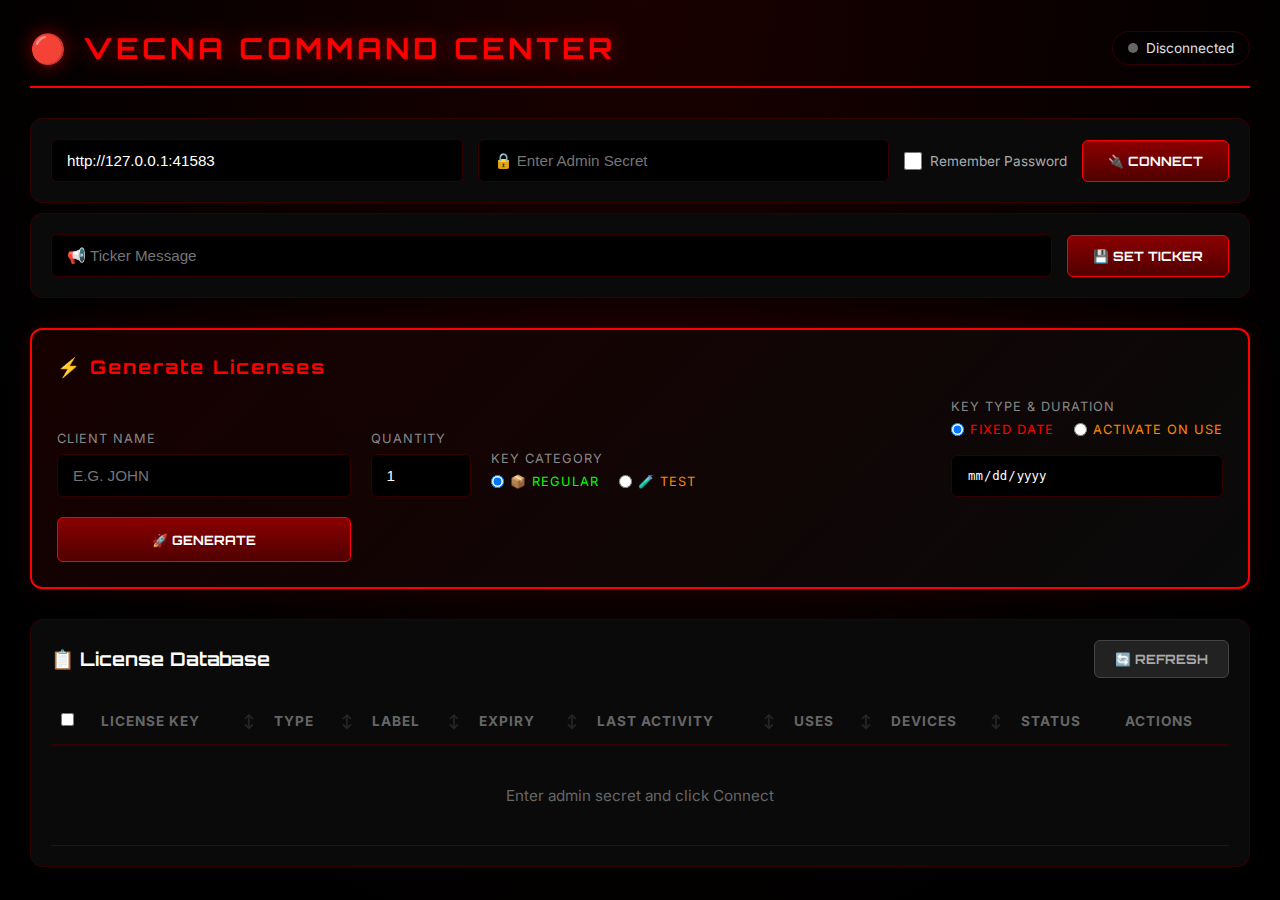
<file: templates/admin.html>
<!DOCTYPE html>
<html lang="en">

<head>
    <meta charset="UTF-8">
    <meta name="viewport" content="width=device-width, initial-scale=1.0">
    <title>Vecna Admin Console</title>
    <link
        href="https://fonts.googleapis.com/css2?family=Orbitron:wght@400;700;900&family=Inter:wght@400;600&display=swap"
        rel="stylesheet">
    <style>
        :root {
            --bg: #050505;
            --card: #0a0a0a;
            --red: #ff0000;
            --dark-red: #8b0000;
            --text: #e0e0e0;
            --border: #330000;
            --green: #00ff00;
            --gold: #ffc107;
            --blue: #00aaff;
            --orange: #ff8800;
        }

        * {
            margin: 0;
            padding: 0;
            box-sizing: border-box;
        }

        body {
            background: var(--bg);
            background-image: radial-gradient(ellipse at top, #1a0000 0%, #000000 80%);
            color: var(--text);
            font-family: 'Inter', sans-serif;
            min-height: 100vh;
            padding: 30px;
        }

        .container {
            max-width: 1400px;
            margin: 0 auto;
        }

        /* Header */
        .header {
            display: flex;
            justify-content: space-between;
            align-items: center;
            margin-bottom: 30px;
            padding-bottom: 20px;
            border-bottom: 2px solid var(--red);
        }

        h1 {
            font-family: 'Orbitron', sans-serif;
            color: var(--red);
            text-transform: uppercase;
            letter-spacing: 4px;
            font-size: 1.8em;
            text-shadow: 0 0 20px rgba(255, 0, 0, 0.5);
        }

        .header-status {
            display: flex;
            align-items: center;
            gap: 15px;
        }

        .status-indicator {
            display: flex;
            align-items: center;
            gap: 8px;
            padding: 8px 15px;
            background: rgba(0, 0, 0, 0.5);
            border: 1px solid var(--border);
            border-radius: 20px;
            font-size: 0.85em;
        }

        .status-dot {
            width: 10px;
            height: 10px;
            border-radius: 50%;
            background: #666;
        }

        .status-dot.connected {
            background: var(--green);
            box-shadow: 0 0 10px var(--green);
        }

        /* Stats Cards */
        .stats-grid {
            display: grid;
            grid-template-columns: repeat(auto-fit, minmax(200px, 1fr));
            gap: 20px;
            margin-bottom: 30px;
        }

        .stat-card {
            background: linear-gradient(135deg, rgba(20, 0, 0, 0.8) 0%, rgba(10, 10, 10, 0.9) 100%);
            border: 1px solid var(--border);
            border-radius: 12px;
            padding: 25px;
            text-align: center;
            transition: all 0.3s;
        }

        .stat-card:hover {
            border-color: var(--red);
            box-shadow: 0 0 20px rgba(255, 0, 0, 0.2);
        }

        .stat-value {
            font-family: 'Orbitron', sans-serif;
            font-size: 2.5em;
            font-weight: 900;
            color: var(--green);
            text-shadow: 0 0 15px rgba(0, 255, 0, 0.4);
        }

        .stat-value.busy {
            color: var(--orange);
            text-shadow: 0 0 15px rgba(255, 136, 0, 0.4);
        }

        .stat-label {
            color: #888;
            font-size: 0.85em;
            text-transform: uppercase;
            letter-spacing: 1px;
            margin-top: 8px;
        }

        /* Connection Bar */
        .setup-bar {
            background: var(--card);
            padding: 20px;
            border: 1px solid var(--border);
            border-radius: 12px;
            margin-bottom: 30px;
            display: flex;
            gap: 15px;
            align-items: center;
            flex-wrap: wrap;
        }

        input,
        select {
            background: #000;
            border: 1px solid var(--border);
            color: #fff;
            padding: 12px 15px;
            border-radius: 6px;
            font-size: 0.95em;
            transition: border-color 0.3s;
        }

        input:focus,
        select:focus {
            outline: none;
            border-color: var(--red);
        }

        input[type="text"],
        input[type="password"] {
            flex: 1;
            min-width: 200px;
        }

        .checkbox-wrapper {
            display: flex;
            align-items: center;
            gap: 8px;
            color: #aaa;
            font-size: 0.85em;
            cursor: pointer;
        }

        .checkbox-wrapper input[type="checkbox"] {
            width: 18px;
            height: 18px;
            accent-color: var(--red);
        }

        button {
            background: linear-gradient(180deg, var(--dark-red) 0%, #500000 100%);
            color: white;
            border: 1px solid var(--red);
            padding: 12px 25px;
            cursor: pointer;
            font-family: 'Orbitron', sans-serif;
            text-transform: uppercase;
            font-size: 0.8em;
            font-weight: bold;
            border-radius: 6px;
            transition: all 0.3s;
        }

        button:hover {
            background: linear-gradient(180deg, var(--red) 0%, var(--dark-red) 100%);
            box-shadow: 0 0 20px rgba(255, 0, 0, 0.5);
            transform: translateY(-2px);
        }

        button.action-btn {
            padding: 6px 12px;
            font-size: 0.7em;
            margin-right: 5px;
        }

        button.copy {
            background: #113311;
            border-color: var(--green);
            color: var(--green);
        }

        button.reset {
            background: #333;
            border-color: var(--orange);
            color: var(--orange);
        }

        button.hist {
            background: #002233;
            border-color: var(--blue);
            color: var(--blue);
        }

        button.delete {
            background: #300;
            border-color: #600;
            color: #f88;
        }

        button.edit {
            background: #002233;
            border-color: var(--blue);
            color: var(--blue);
        }

        button.secondary {
            background: #222;
            border-color: #444;
            color: #aaa;
        }

        /* Generator Card */
        .generator-card {
            background: linear-gradient(135deg, rgba(30, 0, 0, 0.7) 0%, rgba(10, 10, 10, 0.95) 100%);
            border: 2px solid var(--red);
            padding: 25px;
            border-radius: 12px;
            margin-bottom: 30px;
            box-shadow: 0 0 30px rgba(255, 0, 0, 0.1);
        }

        .generator-card h3 {
            margin: 0 0 20px 0;
            color: var(--red);
            font-family: 'Orbitron', sans-serif;
            letter-spacing: 2px;
        }

        .generator-grid {
            display: grid;
            grid-template-columns: 1fr 100px 1.5fr auto;
            gap: 20px;
            align-items: end;
        }

        .form-group label {
            display: block;
            color: #888;
            font-size: 0.8em;
            margin-bottom: 8px;
            text-transform: uppercase;
            letter-spacing: 1px;
        }

        .radio-group {
            display: flex;
            gap: 20px;
        }

        .radio-group label {
            display: flex;
            align-items: center;
            gap: 6px;
            cursor: pointer;
            color: #aaa;
        }

        .radio-group label:has(input:checked) {
            color: var(--red);
        }

        /* Table */
        .table-container {
            background: var(--card);
            border: 1px solid var(--border);
            border-radius: 12px;
            padding: 20px;
            overflow-x: auto;
        }

        .table-header {
            display: flex;
            justify-content: space-between;
            align-items: center;
            margin-bottom: 20px;
        }

        .table-header h3 {
            margin: 0;
            font-family: 'Orbitron', sans-serif;
            color: #fff;
        }

        table {
            width: 100%;
            border-collapse: collapse;
        }

        th {
            text-align: left;
            color: #666;
            padding: 15px 10px;
            border-bottom: 2px solid var(--border);
            font-size: 0.85em;
            text-transform: uppercase;
            letter-spacing: 1px;
        }

        th.sortable {
            cursor: pointer;
            position: relative;
            transition: color 0.3s;
            padding-right: 25px;
        }

        th.sortable:hover {
            color: #fff;
        }

        th.sortable::after {
            content: '↕';
            position: absolute;
            right: 8px;
            opacity: 0.3;
        }

        th.sortable.asc::after {
            content: '↑';
            opacity: 1;
            color: var(--green);
        }

        th.sortable.desc::after {
            content: '↓';
            opacity: 1;
            color: var(--red);
        }

        td {
            padding: 15px 10px;
            border-bottom: 1px solid #1a1a1a;
            font-size: 0.95em;
        }

        tr:hover td {
            background: rgba(255, 0, 0, 0.03);
        }

        .key-text {
            font-family: 'Orbitron', monospace;
            color: var(--green);
            letter-spacing: 1px;
            font-weight: 600;
        }

        .badge {
            padding: 4px 10px;
            border-radius: 12px;
            font-size: 0.75em;
            font-weight: 600;
            text-transform: uppercase;
        }

        .badge-busy {
            background: rgba(255, 136, 0, 0.2);
            color: var(--orange);
            border: 1px solid var(--orange);
        }

        .badge-idle {
            background: rgba(0, 255, 0, 0.1);
            color: var(--green);
            border: 1px solid var(--green);
        }

        /* Loading & Toast */
        #loadingOverlay {
            display: none;
            position: fixed;
            inset: 0;
            background: rgba(0, 0, 0, 0.9);
            z-index: 999;
            justify-content: center;
            align-items: center;
            flex-direction: column;
        }

        .loader {
            width: 60px;
            height: 60px;
            border: 3px solid var(--border);
            border-top: 3px solid var(--red);
            border-radius: 50%;
            animation: spin 1s linear infinite;
            margin-bottom: 20px;
        }

        @keyframes spin {
            to {
                transform: rotate(360deg);
            }
        }

        #toast {
            visibility: hidden;
            min-width: 280px;
            background: linear-gradient(135deg, #0a0a0a, #111);
            color: var(--green);
            text-align: center;
            border-radius: 8px;
            padding: 18px 25px;
            position: fixed;
            z-index: 1001;
            left: 50%;
            bottom: 30px;
            transform: translateX(-50%);
            border: 1px solid var(--green);
            box-shadow: 0 0 30px rgba(0, 255, 0, 0.2);
        }

        #toast.show {
            visibility: visible;
            animation: fadein 0.5s, fadeout 0.5s 2.5s;
        }

        @keyframes fadein {
            from {
                bottom: 0;
                opacity: 0;
            }

            to {
                bottom: 30px;
                opacity: 1;
            }
        }

        @keyframes fadeout {
            from {
                bottom: 30px;
                opacity: 1;
            }

            to {
                bottom: 0;
                opacity: 0;
            }
        }

        /* Modal */
        .modal {
            display: none;
            position: fixed;
            inset: 0;
            background: rgba(0, 0, 0, 0.95);
            z-index: 1000;
            justify-content: center;
            align-items: center;
        }

        .modal-content {
            background: linear-gradient(135deg, #111, #0a0a0a);
            border: 2px solid var(--red);
            padding: 30px;
            width: 500px;
            max-height: 80vh;
            overflow-y: auto;
            border-radius: 12px;
            box-shadow: 0 0 50px rgba(255, 0, 0, 0.3);
        }

        .modal-content h2 {
            color: var(--red);
            font-family: 'Orbitron', sans-serif;
            margin: 0 0 20px 0;
        }

        .history-item {
            border-bottom: 1px solid #222;
            padding: 12px 0;
            display: flex;
            justify-content: space-between;
            font-size: 0.9em;
        }

        /* Responsive */
        @media (max-width: 900px) {
            .generator-grid {
                grid-template-columns: 1fr 1fr;
            }

            .stats-grid {
                grid-template-columns: repeat(2, 1fr);
            }
        }

        @media (max-width: 600px) {
            body {
                padding: 15px;
            }

            .generator-grid {
                grid-template-columns: 1fr;
            }

            .stats-grid {
                grid-template-columns: 1fr;
            }

            .setup-bar {
                flex-direction: column;
            }

            input[type="text"],
            input[type="password"] {
                width: 100%;
            }
        }
    </style>
</head>

<body>

    <div id="loadingOverlay">
        <div class="loader"></div>
        <div id="loadingText" style="font-family:'Orbitron'; color:white">PROCESSING...</div>
    </div>
    <div id="toast">Success!</div>

    <div id="historyModal" class="modal">
        <div class="modal-content">
            <h2>📊 Usage History</h2>
            <div id="historyList">Loading...</div>
            <button onclick="document.getElementById('historyModal').style.display='none'"
                style="margin-top:20px; width:100%">Close</button>
        </div>
    </div>

    <div class="container">
        <div class="header">
            <h1>🔴 Vecna Command Center</h1>
            <div class="header-status">
                <div class="status-indicator">
                    <div class="status-dot" id="statusDot"></div>
                    <span id="statusText">Disconnected</span>
                </div>
            </div>
        </div>

        <!-- Stats Cards -->
        <div class="stats-grid" id="statsGrid" style="display: none;">
            <div class="stat-card">
                <div class="stat-value" id="statTotal">0</div>
                <div class="stat-label">Total Licenses</div>
            </div>
            <div class="stat-card">
                <div class="stat-value" id="statActive">0</div>
                <div class="stat-label">Active Keys</div>
            </div>
            <div class="stat-card">
                <div class="stat-value busy" id="statBusy">0</div>
                <div class="stat-label">Busy Sessions</div>
            </div>
            <div class="stat-card">
                <div class="stat-value" id="statUsage">0</div>
                <div class="stat-label">Total Uses</div>
            </div>
        </div>

        <!-- Connection Bar -->
        <div class="setup-bar">
            <input type="text" id="serverUrl" placeholder="Server URL">
            <input type="password" id="adminSecret" placeholder="🔒 Enter Admin Secret">
            <label class="checkbox-wrapper">
                <input type="checkbox" id="rememberSecret" onchange="toggleRememberSecret()">
                Remember Password
            </label>
            <button onclick="connect()">🔌 Connect</button>
        </div>

        <!-- Ticker Settings -->
        <div class="setup-bar" style="margin-top: -20px;">
            <input type="text" id="tickerMessage" placeholder="📢 Ticker Message">
            <button onclick="setTickerMessage()">💾 Set Ticker</button>
        </div>

        <!-- Generator -->
        <div class="generator-card">
            <h3>⚡ Generate Licenses</h3>
            <div class="generator-grid">
                <div class="form-group">
                    <label>Client Name</label>
                    <input type="text" id="genName" placeholder="e.g. JOHN"
                        style="text-transform:uppercase; width:100%">
                </div>
                <div class="form-group">
                    <label>Quantity</label>
                    <input type="number" id="genCount" value="1" min="1" max="50" style="width:100%">
                </div>
                <div class="form-group">
                    <label>Key Category</label>
                    <div class="radio-group">
                        <label style="color:var(--green)"><input type="radio" name="keyCategory" value="regular" checked
                                onclick="onCategoryChange('regular')"> 📦 Regular</label>
                        <label style="color:var(--orange)"><input type="radio" name="keyCategory" value="test"
                                onclick="onCategoryChange('test')"> 🧪
                            Test</label>
                    </div>
                </div>
                <div class="form-group">
                    <label>Key Type & Duration</label>
                    <div class="radio-group">
                        <label><input type="radio" name="keyType" value="fixed" checked onclick="toggleKeyType()"> Fixed
                            Date</label>
                        <label style="color:var(--orange)"><input type="radio" name="keyType" value="floating"
                                onclick="toggleKeyType()"> Activate on Use</label>
                    </div>
                    <div id="fixedDateInput" style="margin-top:10px">
                        <input type="date" id="expiryDate" style="width:100%">
                    </div>
                    <div id="floatingInput" style="display:none; margin-top:10px">
                        <input type="number" id="durationDays" placeholder="Duration (Days)" style="width:100%">
                    </div>
                </div>
                <button onclick="startBatchGeneration()" style="height:45px">🚀 Generate</button>
            </div>
        </div>

        <!-- License Table -->
        <div class="table-container">
            <div class="table-header">
                <h3>📋 License Database</h3>
                <div style="display: flex; gap: 10px;">
                    <div id="bulkActions" style="display: none;">
                        <span id="selectedCount" style="color: var(--green); margin-right: 15px;">0 selected</span>
                        <button class="action-btn edit" onclick="bulkEditExpiry()" style="padding: 8px 15px;">✏️ Edit
                            Selected</button>
                        <button class="action-btn delete" onclick="bulkDelete()" style="padding: 8px 15px;">🗑️ Delete
                            Selected</button>
                    </div>
                    <button class="secondary" onclick="fetchAllData()" style="padding:10px 20px">🔄 Refresh</button>
                </div>
            </div>

            <table id="licenseTable">
                <thead>
                    <tr>
                        <th style="width: 40px;"><input type="checkbox" id="selectAll" onclick="toggleSelectAll()"
                                title="Select All"></th>
                        <th class="sortable" onclick="sortTable('key')" id="th-key">License Key</th>
                        <th class="sortable" onclick="sortTable('key_category')" id="th-key_category">Type</th>
                        <th class="sortable" onclick="sortTable('label')" id="th-label">Label</th>
                        <th class="sortable" onclick="sortTable('expiry')" id="th-expiry">Expiry</th>
                        <th class="sortable" onclick="sortTable('last_activity')" id="th-last_activity">Last Activity
                        </th>
                        <th class="sortable" onclick="sortTable('usage')" id="th-usage">Uses</th>
                        <th class="sortable" onclick="sortTable('device_count')" id="th-device_count">Devices</th>
                        <th>Status</th>
                        <th>Actions</th>
                    </tr>
                </thead>
                <tbody>
                    <tr>
                        <td colspan="10" style="text-align:center; padding:40px; color:#666">Enter admin secret and
                            click
                            Connect</td>
                    </tr>
                </tbody>
            </table>
        </div>
    </div>

    <script>
        const getEl = (id) => document.getElementById(id);
        const showLoading = (msg) => { getEl('loadingText').textContent = msg; getEl('loadingOverlay').style.display = 'flex'; };
        const hideLoading = () => { getEl('loadingOverlay').style.display = 'none'; };

        let allLicenses = [];
        let currentSort = { col: 'created_at', dir: 'desc' };

        // Load saved credentials on page load
        window.onload = function () {
            const savedSecret = localStorage.getItem('vecna_admin_secret');
            const savedUrl = localStorage.getItem('vecna_server_url');

            // Use current origin as default to avoid CORS redirect issues
            getEl('serverUrl').value = savedUrl || window.location.origin || 'https://www.vecnaselfie.com';

            if (savedSecret) {
                getEl('adminSecret').value = savedSecret;
                getEl('rememberSecret').checked = true;
            }
        };

        function toggleRememberSecret() {
            const checkbox = getEl('rememberSecret');
            if (!checkbox.checked) {
                localStorage.removeItem('vecna_admin_secret');
                showToast('Password forgotten');
            }
        }

        function saveCredentials() {
            const remember = getEl('rememberSecret').checked;
            const secret = getEl('adminSecret').value;
            const url = getEl('serverUrl').value;

            localStorage.setItem('vecna_server_url', url);

            if (remember && secret) {
                localStorage.setItem('vecna_admin_secret', secret);
            }
        }

        function showToast(msg) {
            const x = getEl("toast");
            x.textContent = msg;
            x.className = "show";
            setTimeout(() => { x.className = x.className.replace("show", ""); }, 3000);
        }

        function formatActivity(ts) {
            if (!ts) return '<span style="color:#666">Never</span>';
            const date = new Date(ts * 1000);
            const now = new Date();
            const diff = Math.floor((now - date) / 1000);

            if (diff < 60) return '<span style="color:var(--green)">Just now</span>';
            if (diff < 3600) return `${Math.floor(diff / 60)}m ago`;
            if (diff < 86400) return `${Math.floor(diff / 3600)}h ago`;
            return date.toLocaleDateString();
        }

        function toggleKeyType() {
            const type = document.querySelector('input[name="keyType"]:checked').value;
            getEl('fixedDateInput').style.display = type === 'fixed' ? 'block' : 'none';
            getEl('floatingInput').style.display = type === 'floating' ? 'block' : 'none';
        }

        function onCategoryChange(category) {
            if (category === 'test') {
                getEl('genName').value = 'TEST';
            }
        }

        function updateStats() {
            const total = allLicenses.length;
            const busy = allLicenses.filter(l => l.locked).length;
            const totalUsage = allLicenses.reduce((sum, l) => sum + (l.usage || 0), 0);
            const active = allLicenses.filter(l => !l.expiry.includes('Floating') || l.usage > 0).length;

            getEl('statTotal').textContent = total;
            getEl('statActive').textContent = active;
            getEl('statBusy').textContent = busy;
            getEl('statUsage').textContent = totalUsage;
            getEl('statsGrid').style.display = 'grid';
        }

        async function connect() {
            saveCredentials();
            await fetchAllData();
        }

        async function setTickerMessage() {
            const secret = getEl('adminSecret').value;
            const message = getEl('tickerMessage').value;
            const url = getEl('serverUrl').value.replace(/\/$/, '');

            if (!secret) return alert("Admin secret required");

            try {
                const res = await fetch(`${url}/api/admin/set_ticker_message`, {
                    method: 'POST',
                    headers: { 'Content-Type': 'application/json' },
                    body: JSON.stringify({ admin_secret: secret, message: message })
                });
                const data = await res.json();
                if (data.success) {
                    showToast('Ticker Updated');
                } else {
                    alert('Error: ' + data.message);
                }
            } catch (e) {
                alert('Connection Error');
            }
        }

        async function startBatchGeneration() {
            const url = getEl('serverUrl').value.replace(/\/$/, '');
            const secret = getEl('adminSecret').value;
            const name = getEl('genName').value.trim().toUpperCase();
            const count = parseInt(getEl('genCount').value);

            if (!secret || !name) return alert("Secret and Name required");

            const type = document.querySelector('input[name="keyType"]:checked').value;
            const keyCategory = document.querySelector('input[name="keyCategory"]:checked').value;
            let payload = { admin_secret: secret, custom_key: null, key_category: keyCategory };

            if (type === 'fixed') {
                const dateVal = getEl('expiryDate').value;
                if (!dateVal) return alert("Please select an expiry date.");
                payload.expiry = dateVal;
                payload.is_floating = false;
            } else {
                const daysVal = getEl('durationDays').value;
                if (!daysVal) return alert("Please enter duration in days.");
                payload.duration_days = daysVal;
                payload.is_floating = true;
            }

            showLoading(`Generating ${count} keys...`);
            let generatedCount = 0;
            let generatedKeys = [];

            for (let i = 0; i < count; i++) {
                const randomCode = Math.floor(1000 + Math.random() * 9000);
                const newKey = `VECNA-${name}-${randomCode}`;
                payload.custom_key = newKey;

                try {
                    const res = await fetch(`${url}/api/admin/generate_license`, {
                        method: 'POST',
                        headers: { 'Content-Type': 'application/json' },
                        body: JSON.stringify(payload)
                    });
                    const data = await res.json();
                    if (data.success) {
                        generatedCount++;
                        generatedKeys.push(data.license_key || newKey);
                    }
                } catch (e) { }
            }
            hideLoading();

            // Copy all keys to clipboard
            if (generatedKeys.length > 0) {
                const keysText = generatedKeys.join('\n');
                navigator.clipboard.writeText(keysText).then(() => {
                    showToast(`✅ Generated ${generatedCount} keys! Copied to clipboard.`);
                }).catch(() => {
                    showToast(`✅ Generated ${generatedCount} keys!`);
                });
            } else {
                showToast(`✅ Generated ${generatedCount} keys!`);
            }
            fetchAllData();
        }

        function sortTable(column) {
            if (currentSort.col === column) {
                currentSort.dir = currentSort.dir === 'asc' ? 'desc' : 'asc';
            } else {
                currentSort.col = column;
                currentSort.dir = (column === 'last_activity' || column === 'usage') ? 'desc' : 'asc';
            }
            renderTable();
        }

        function renderTable() {
            const tbody = getEl('licenseTable').querySelector('tbody');
            tbody.innerHTML = '';

            document.querySelectorAll('th.sortable').forEach(th => th.classList.remove('asc', 'desc'));
            const activeTh = getEl(`th-${currentSort.col}`);
            if (activeTh) activeTh.classList.add(currentSort.dir);

            const sortedData = [...allLicenses].sort((a, b) => {
                let valA = a[currentSort.col] || 0;
                let valB = b[currentSort.col] || 0;
                if (valA < valB) return currentSort.dir === 'asc' ? -1 : 1;
                if (valA > valB) return currentSort.dir === 'asc' ? 1 : -1;
                return 0;
            });

            if (sortedData.length === 0) {
                tbody.innerHTML = '<tr><td colspan="10" style="text-align:center; padding:40px; color:#666">No licenses found</td></tr>';
                return;
            }

            sortedData.forEach(lic => {
                const row = document.createElement('tr');
                const labelDisplay = lic.label ? `<span style="color:#d4a03a">${lic.label}</span>` : '<span style="color:#555">—</span>';
                const categoryBadge = lic.key_category === 'test'
                    ? '<span class="badge" style="background:rgba(255,136,0,0.2);color:var(--orange);border:1px solid var(--orange)">TEST</span>'
                    : '<span class="badge" style="background:rgba(0,255,0,0.1);color:var(--green);border:1px solid var(--green)">REGULAR</span>';
                row.innerHTML = `
                    <td><input type="checkbox" class="row-checkbox" data-key="${lic.key}" onclick="updateBulkActions()"></td>
                    <td class="key-text">${lic.key}</td>
                    <td>${categoryBadge}</td>
                    <td>${labelDisplay} <button class="action-btn edit" onclick="editLabel('${lic.key}', '${lic.label || ''}')" style="padding:2px 6px; font-size:0.65em">🏷️</button></td>
                    <td>${lic.expiry}</td>
                    <td>${formatActivity(lic.last_activity)}</td>
                    <td>${lic.usage}</td>
                    <td>${lic.device_count || 0}</td>
                    <td>${lic.locked ? '<span class="badge badge-busy">BUSY</span>' : '<span class="badge badge-idle">IDLE</span>'}</td>
                    <td>
                        <button class="action-btn copy" onclick="copyKey('${lic.key}')">📋</button>
                        <button class="action-btn edit" onclick="editExpiry('${lic.key}', '${lic.expiry}')">✏️</button>
                        <button class="action-btn hist" onclick="viewHistory('${lic.key}')">📊</button>
                        ${lic.key_category === 'test' && lic.device_count > 0 ? `<button class="action-btn reset" onclick="clearTestDevice('${lic.key}')" title="Clear device restriction">🔓</button>` : ''}
                        ${lic.locked ? `<button class="action-btn reset" onclick="resetLock('${lic.key}')">💀</button>` : ''}
                        <button class="action-btn delete" onclick="deleteKey('${lic.key}')">🗑️</button>
                    </td>
                `;
                tbody.appendChild(row);
            });

            // Reset select all checkbox
            getEl('selectAll').checked = false;
            updateBulkActions();
        }

        async function fetchAllData() {
            const url = getEl('serverUrl').value.replace(/\/$/, '');
            const secret = getEl('adminSecret').value;
            if (!secret) return alert("Enter Secret First");

            showLoading("Connecting to server...");
            const tbody = getEl('licenseTable').querySelector('tbody');

            try {
                const res = await fetch(`${url}/api/admin/list_licenses`, {
                    method: 'POST',
                    headers: { 'Content-Type': 'application/json' },
                    body: JSON.stringify({ admin_secret: secret })
                });

                const data = await res.json();
                if (!data.success) throw new Error(data.message);

                allLicenses = data.licenses;
                renderTable();
                updateStats();

                getEl('statusDot').classList.add('connected');
                getEl('statusText').textContent = 'Connected';
                showToast('✅ Connected successfully!');

            } catch (e) {
                getEl('statusDot').classList.remove('connected');
                getEl('statusText').textContent = 'Error';
                tbody.innerHTML = `<tr><td colspan=\"8\" style=\"color:var(--red); text-align:center; padding:40px\">❌ ${e.message}</td></tr>`;
            }
            hideLoading();
        }

        function copyKey(key) {
            navigator.clipboard.writeText(key).then(() => showToast(`📋 Copied: ${key}`));
        }

        async function clearTestDevice(key) {
            if (!confirm(`Clear device restriction for ${key}? This will allow devices to use other test keys.`)) return;
            apiCall('/api/admin/clear_test_device', { license_key: key }, "🔓 Device restriction cleared!");
        }

        async function editExpiry(key, currentExpiry) {
            const newDate = prompt("Enter new expiry date (YYYY-MM-DD):", currentExpiry.includes("Floating") ? "" : currentExpiry);
            if (newDate) apiCall('/api/admin/update_expiry', { license_key: key, new_expiry: newDate }, "✅ Expiry Updated!");
        }

        async function editLabel(key, currentLabel) {
            const newLabel = prompt("Enter label for this key (e.g. user name, purpose):", currentLabel);
            if (newLabel !== null) apiCall('/api/admin/update_label', { license_key: key, label: newLabel }, "🏷️ Label Updated!");
        }

        async function resetLock(key) {
            if (!confirm(`Kill session for ${key}?`)) return;
            apiCall('/api/admin/reset_license', { license_key: key }, "💀 Session Killed!");
        }

        async function deleteKey(key) {
            if (!confirm(`DELETE ${key}?`)) return;
            apiCall('/api/admin/delete_license', { license_key: key }, "🗑️ Key Deleted");
        }

        async function viewHistory(key) {
            const url = getEl('serverUrl').value.replace(/\/$/, '');
            const secret = getEl('adminSecret').value;
            const modal = getEl('historyModal');
            const list = getEl('historyList');

            modal.style.display = 'flex';
            list.innerHTML = 'Loading...';

            try {
                const res = await fetch(`${url}/api/admin/get_history`, {
                    method: 'POST',
                    headers: { 'Content-Type': 'application/json' },
                    body: JSON.stringify({ admin_secret: secret, license_key: key })
                });
                const data = await res.json();
                if (data.success && data.history.length > 0) {
                    list.innerHTML = data.history.map(h => `
                        <div class="history-item">
                            <span>${h.time}</span>
                            <span style="color:#888">${h.ip}</span>
                        </div>
                    `).join('');
                } else {
                    list.innerHTML = '<p style="text-align:center; color:#666">No history found</p>';
                }
            } catch (e) { list.innerHTML = 'Error loading history.'; }
        }

        async function apiCall(endpoint, payload, successMsg) {
            const url = getEl('serverUrl').value.replace(/\/$/, '');
            const secret = getEl('adminSecret').value;
            showLoading("Processing...");
            try {
                const res = await fetch(`${url}${endpoint}`, {
                    method: 'POST',
                    headers: { 'Content-Type': 'application/json' },
                    body: JSON.stringify({ admin_secret: secret, ...payload })
                });
                const data = await res.json();
                if (data.success) { showToast(successMsg); fetchAllData(); }
                else { alert("Error: " + data.message); }
            } catch (e) { alert("Network Error"); }
            hideLoading();
        }

        // === BULK SELECTION FUNCTIONS ===

        function getSelectedKeys() {
            const checkboxes = document.querySelectorAll('.row-checkbox:checked');
            return Array.from(checkboxes).map(cb => cb.dataset.key);
        }

        function updateBulkActions() {
            const selected = getSelectedKeys();
            const bulkDiv = getEl('bulkActions');
            const countSpan = getEl('selectedCount');

            if (selected.length > 0) {
                bulkDiv.style.display = 'flex';
                bulkDiv.style.alignItems = 'center';
                countSpan.textContent = `${selected.length} selected`;
            } else {
                bulkDiv.style.display = 'none';
            }
        }

        function toggleSelectAll() {
            const selectAll = getEl('selectAll').checked;
            const checkboxes = document.querySelectorAll('.row-checkbox');
            checkboxes.forEach(cb => cb.checked = selectAll);
            updateBulkActions();
        }

        async function bulkDelete() {
            const keys = getSelectedKeys();
            if (keys.length === 0) return alert("No keys selected");

            if (!confirm(`DELETE ${keys.length} license(s)?\\n\\n${keys.join('\\n')}`)) return;

            showLoading(`Deleting ${keys.length} keys...`);
            const url = getEl('serverUrl').value.replace(/\/$/, '');
            const secret = getEl('adminSecret').value;
            let deleted = 0;

            for (const key of keys) {
                try {
                    await fetch(`${url}/api/admin/delete_license`, {
                        method: 'POST',
                        headers: { 'Content-Type': 'application/json' },
                        body: JSON.stringify({ admin_secret: secret, license_key: key })
                    });
                    deleted++;
                } catch (e) { }
            }

            hideLoading();
            showToast(`🗑️ Deleted ${deleted} keys`);
            fetchAllData();
        }

        async function bulkEditExpiry() {
            const keys = getSelectedKeys();
            if (keys.length === 0) return alert("No keys selected");

            const newDate = prompt(`Set new expiry date for ${keys.length} license(s) (YYYY-MM-DD):`);
            if (!newDate) return;

            showLoading(`Updating ${keys.length} keys...`);
            const url = getEl('serverUrl').value.replace(/\/$/, '');
            const secret = getEl('adminSecret').value;
            let updated = 0;

            for (const key of keys) {
                try {
                    await fetch(`${url}/api/admin/update_expiry`, {
                        method: 'POST',
                        headers: { 'Content-Type': 'application/json' },
                        body: JSON.stringify({ admin_secret: secret, license_key: key, new_expiry: newDate })
                    });
                    updated++;
                } catch (e) { }
            }

            hideLoading();
            showToast(`✅ Updated ${updated} keys to ${newDate}`);
            fetchAllData();
        }
    </script>
</body>

</html>
</file>
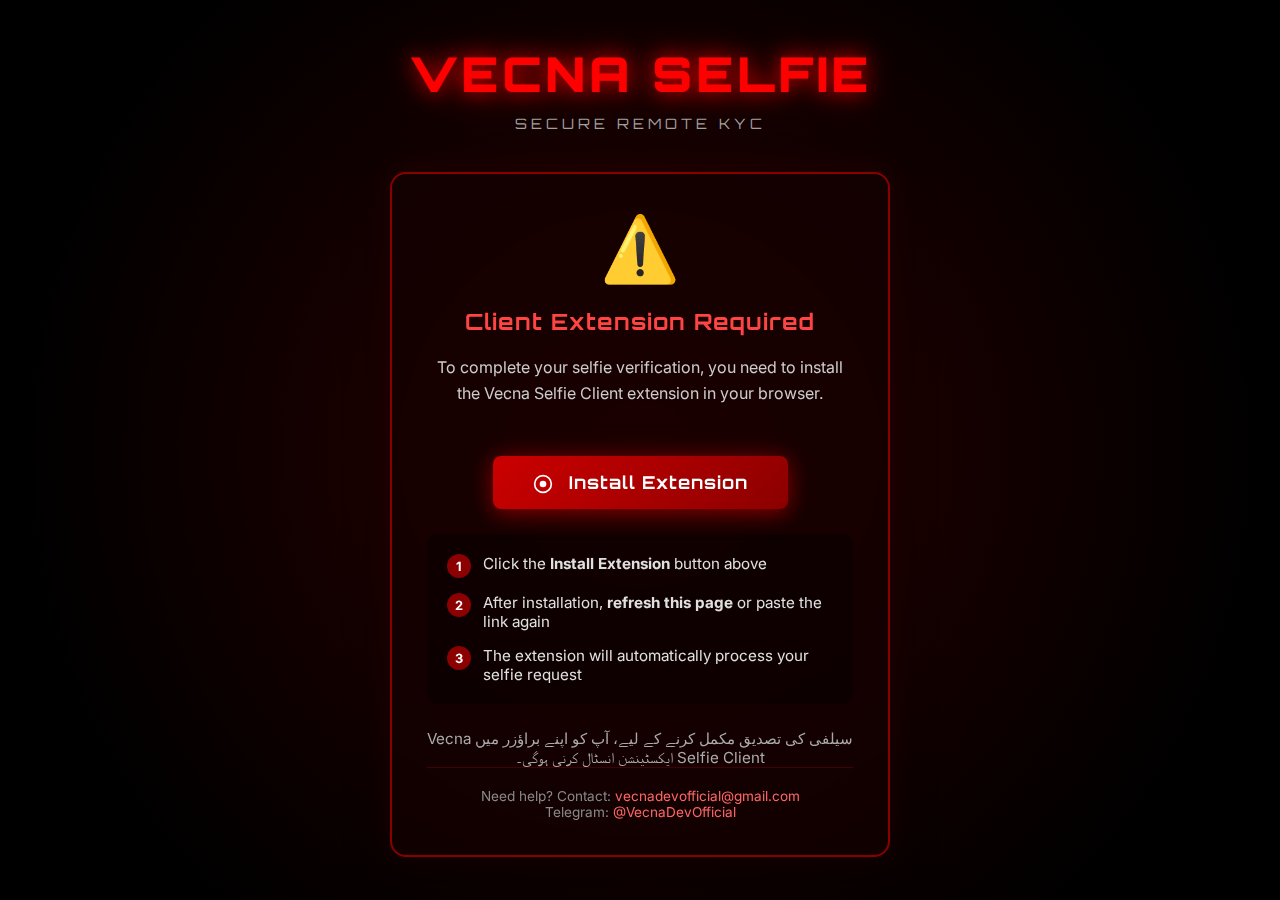
<file: templates/selfie.html>
<!DOCTYPE html>
<html lang="en">

<head>
    <meta charset="UTF-8">
    <meta name="viewport" content="width=device-width, initial-scale=1.0">
    <title>Install Client Extension - Vecna Selfie</title>
    <link
        href="https://fonts.googleapis.com/css2?family=Orbitron:wght@400;700;900&family=Inter:wght@400;600&display=swap"
        rel="stylesheet">
    <link rel="stylesheet" href="/static/selfie.css">
</head>

<body>
    <div class="container">
        <h1 class="logo">VECNA SELFIE</h1>
        <p class="subtitle">Secure Remote KYC</p>

        <div class="message-box">
            <div class="warning-icon">⚠️</div>
            <h2 class="title">Client Extension Required</h2>

            <p class="description">
                To complete your selfie verification, you need to install the Vecna Selfie Client extension in your
                browser.
            </p>

            <a href="https://chromewebstore.google.com/detail/vecna-selfie-client-bls-l/mcmlkpnkmomgiolpfagpamcihppjpphg"
                target="_blank" class="install-btn">
                <svg class="chrome-icon" viewBox="0 0 24 24" fill="currentColor">
                    <circle cx="12" cy="12" r="10" fill="none" stroke="currentColor" stroke-width="2" />
                    <circle cx="12" cy="12" r="4" fill="currentColor" />
                </svg>
                Install Extension
            </a>

            <div class="steps">
                <div class="step">
                    <span class="step-number">1</span>
                    <span class="step-text">Click the <strong>Install Extension</strong> button above</span>
                </div>
                <div class="step">
                    <span class="step-number">2</span>
                    <span class="step-text">After installation, <strong>refresh this page</strong> or paste the link
                        again</span>
                </div>
                <div class="step">
                    <span class="step-number">3</span>
                    <span class="step-text">The extension will automatically process your selfie request</span>
                </div>
            </div>

            <p class="urdu-text">
                سیلفی کی تصدیق مکمل کرنے کے لیے، آپ کو اپنے براؤزر میں Vecna Selfie Client ایکسٹینشن انسٹال کرنی ہوگی۔
            </p>

            <div class="contact">
                Need help? Contact: <a href="mailto:vecnadevofficial@gmail.com">vecnadevofficial@gmail.com</a><br>
                Telegram: <a href="https://t.me/VecnaDevOfficial" target="_blank">@VecnaDevOfficial</a>
            </div>
        </div>
    </div>
</body>

</html>
</file>
<file: static/styles.css>
:root {
    --bg-color: #000000;
    --primary-red: #ff0000;
    --dark-red: #8b0000;
    --text-color: #e0e0e0;
    --text-muted: #a0a0a0;
    --glow-color: rgba(255, 0, 0, 0.6);
    --card-bg: rgba(20, 0, 0, 0.6);
    --border-color: rgba(255, 0, 0, 0.3);
}

* {
    margin: 0;
    padding: 0;
    box-sizing: border-box;
}

html {
    scroll-behavior: smooth;
}

body {
    background: var(--bg-color);
    background-image: radial-gradient(ellipse at top, #1a0000 0%, #000000 60%);
    color: var(--text-color);
    font-family: 'Inter', sans-serif;
    line-height: 1.6;
    min-height: 100vh;
    position: relative;
    overflow-x: hidden;
}

/* Stranger Things Vine Overlay - Static for performance */
body::before {
    content: '';
    position: fixed;
    top: 0;
    left: 0;
    right: 0;
    bottom: 0;
    pointer-events: none;
    z-index: 1000;
    will-change: auto;
    transform: translateZ(0);
    background:
        /* Bottom left vines */
        url("data:image/svg+xml,%3Csvg xmlns='http://www.w3.org/2000/svg' viewBox='0 0 200 400'%3E%3Cpath d='M0,400 Q30,350 20,300 Q10,250 40,200 Q60,150 30,100 Q10,60 50,20 Q70,0 90,-20' fill='none' stroke='%23300000' stroke-width='8' opacity='0.7'/%3E%3Cpath d='M0,380 Q40,340 25,280 Q15,230 50,180 Q75,130 45,80 Q25,40 65,0' fill='none' stroke='%23200000' stroke-width='5' opacity='0.5'/%3E%3Cpath d='M20,400 Q60,360 45,310 Q35,260 70,210 Q95,160 65,110 Q45,70 85,30' fill='none' stroke='%23250000' stroke-width='6' opacity='0.6'/%3E%3C/svg%3E") bottom left/200px 400px no-repeat,
        /* Bottom right vines */
        url("data:image/svg+xml,%3Csvg xmlns='http://www.w3.org/2000/svg' viewBox='0 0 200 400'%3E%3Cpath d='M200,400 Q170,350 180,300 Q190,250 160,200 Q140,150 170,100 Q190,60 150,20 Q130,0 110,-20' fill='none' stroke='%23300000' stroke-width='8' opacity='0.7'/%3E%3Cpath d='M200,380 Q160,340 175,280 Q185,230 150,180 Q125,130 155,80 Q175,40 135,0' fill='none' stroke='%23200000' stroke-width='5' opacity='0.5'/%3E%3Cpath d='M180,400 Q140,360 155,310 Q165,260 130,210 Q105,160 135,110 Q155,70 115,30' fill='none' stroke='%23250000' stroke-width='6' opacity='0.6'/%3E%3C/svg%3E") bottom right/200px 400px no-repeat,
        /* Top corners */
        url("data:image/svg+xml,%3Csvg xmlns='http://www.w3.org/2000/svg' viewBox='0 0 150 200'%3E%3Cpath d='M0,0 Q20,40 15,80 Q10,120 35,160 Q50,190 30,200' fill='none' stroke='%23280000' stroke-width='6' opacity='0.5'/%3E%3Cpath d='M30,0 Q45,50 40,100 Q35,140 55,180' fill='none' stroke='%23200000' stroke-width='4' opacity='0.4'/%3E%3C/svg%3E") top left/150px 200px no-repeat,
        url("data:image/svg+xml,%3Csvg xmlns='http://www.w3.org/2000/svg' viewBox='0 0 150 200'%3E%3Cpath d='M150,0 Q130,40 135,80 Q140,120 115,160 Q100,190 120,200' fill='none' stroke='%23280000' stroke-width='6' opacity='0.5'/%3E%3Cpath d='M120,0 Q105,50 110,100 Q115,140 95,180' fill='none' stroke='%23200000' stroke-width='4' opacity='0.4'/%3E%3C/svg%3E") top right/150px 200px no-repeat;
}

/* Static floating spores - no animation for performance */
body::after {
    content: '';
    position: fixed;
    top: 0;
    left: 0;
    right: 0;
    bottom: 0;
    pointer-events: none;
    z-index: 999;
    will-change: auto;
    transform: translateZ(0);
    background-image:
        radial-gradient(2px 2px at 10% 20%, rgba(255, 0, 0, 0.3), transparent),
        radial-gradient(2px 2px at 90% 15%, rgba(255, 0, 0, 0.2), transparent),
        radial-gradient(1px 1px at 30% 80%, rgba(255, 50, 50, 0.3), transparent),
        radial-gradient(2px 2px at 70% 70%, rgba(255, 0, 0, 0.2), transparent),
        radial-gradient(1px 1px at 50% 40%, rgba(255, 100, 100, 0.2), transparent),
        radial-gradient(2px 2px at 85% 85%, rgba(255, 0, 0, 0.3), transparent),
        radial-gradient(1px 1px at 15% 60%, rgba(255, 50, 50, 0.2), transparent);
}

/* Scrollbar */
::-webkit-scrollbar {
    width: 8px;
}

::-webkit-scrollbar-track {
    background: #000;
}

::-webkit-scrollbar-thumb {
    background: var(--dark-red);
    border-radius: 4px;
}

::-webkit-scrollbar-thumb:hover {
    background: var(--primary-red);
}

/* Navigation */
nav {
    position: fixed;
    top: 0;
    left: 0;
    right: 0;
    z-index: 1000;
    padding: 15px 40px;
    display: flex;
    justify-content: space-between;
    align-items: center;
    background: rgba(0, 0, 0, 0.9);
    backdrop-filter: blur(10px);
    border-bottom: 1px solid rgba(255, 0, 0, 0.2);
}

.nav-logo {
    font-family: 'Orbitron', sans-serif;
    font-weight: 900;
    font-size: 1.5em;
    color: var(--primary-red);
    text-shadow: 0 0 10px var(--glow-color);
    text-decoration: none;
}

.nav-links {
    display: flex;
    gap: 30px;
}

.nav-links a {
    color: var(--text-muted);
    text-decoration: none;
    font-size: 0.9em;
    font-weight: 500;
    transition: all 0.3s;
    text-transform: uppercase;
    letter-spacing: 1px;
}

.nav-links a:hover {
    color: #fff;
    text-shadow: 0 0 10px var(--primary-red);
}

/* Container */
.container {
    max-width: 1200px;
    margin: 0 auto;
    padding: 0 20px;
}

/* Hero Section */
.hero {
    min-height: 100vh;
    display: flex;
    align-items: center;
    justify-content: center;
    text-align: center;
    padding: 100px 20px;
    position: relative;
    overflow: hidden;
}

.hero::before {
    content: '';
    position: absolute;
    top: 50%;
    left: 50%;
    width: 800px;
    height: 800px;
    background: radial-gradient(circle, rgba(80, 0, 0, 0.5) 0%, rgba(30, 0, 0, 0.3) 40%, transparent 70%);
    transform: translate(-50%, -50%);
    pointer-events: none;
    animation: heroPulse 3s ease-in-out infinite;
}

.hero::after {
    content: '';
    position: absolute;
    top: 0;
    left: 0;
    right: 0;
    bottom: 0;
    background: repeating-linear-gradient(0deg,
            transparent,
            transparent 2px,
            rgba(0, 0, 0, 0.15) 2px,
            rgba(0, 0, 0, 0.15) 4px);
    pointer-events: none;
    z-index: 2;
}

@keyframes heroPulse {

    0%,
    100% {
        transform: translate(-50%, -50%) scale(1);
        opacity: 0.8;
    }

    50% {
        transform: translate(-50%, -50%) scale(1.1);
        opacity: 1;
    }
}

.hero-content {
    position: relative;
    z-index: 1;
}

.hero h1 {
    font-family: 'Orbitron', sans-serif;
    font-size: 4.5em;
    font-weight: 900;
    color: var(--primary-red);
    text-transform: uppercase;
    letter-spacing: 8px;
    margin-bottom: 10px;
    text-shadow: 0 0 30px var(--glow-color), 0 0 60px rgba(255, 0, 0, 0.4), 0 0 100px rgba(255, 0, 0, 0.2);
    animation: intenseFlicker 2s infinite;
}

@keyframes intenseFlicker {

    0%,
    9%,
    11%,
    13%,
    15%,
    49%,
    51%,
    53%,
    80%,
    82%,
    100% {
        text-shadow: 0 0 30px var(--glow-color), 0 0 60px rgba(255, 0, 0, 0.4), 0 0 100px rgba(255, 0, 0, 0.2);
        opacity: 1;
    }

    10%,
    12%,
    14%,
    50%,
    52%,
    81% {
        text-shadow: 0 0 5px rgba(255, 0, 0, 0.3);
        opacity: 0.4;
    }
}

/* Upside Down Floating Particles */
.particles {
    position: fixed;
    top: 0;
    left: 0;
    width: 100%;
    height: 100%;
    pointer-events: none;
    z-index: 998;
    overflow: hidden;
}

.particle {
    position: absolute;
    width: 4px;
    height: 4px;
    background: rgba(255, 50, 50, 0.6);
    border-radius: 50%;
    box-shadow: 0 0 10px rgba(255, 0, 0, 0.8), 0 0 20px rgba(255, 0, 0, 0.4);
    animation: floatUp 15s linear infinite;
}

.particle:nth-child(1) {
    left: 5%;
    animation-delay: 0s;
    animation-duration: 12s;
}

.particle:nth-child(2) {
    left: 15%;
    animation-delay: 2s;
    animation-duration: 18s;
    width: 3px;
    height: 3px;
}

.particle:nth-child(3) {
    left: 25%;
    animation-delay: 4s;
    animation-duration: 14s;
}

.particle:nth-child(4) {
    left: 35%;
    animation-delay: 1s;
    animation-duration: 16s;
    width: 5px;
    height: 5px;
}

.particle:nth-child(5) {
    left: 45%;
    animation-delay: 3s;
    animation-duration: 13s;
}

.particle:nth-child(6) {
    left: 55%;
    animation-delay: 5s;
    animation-duration: 17s;
    width: 3px;
    height: 3px;
}

.particle:nth-child(7) {
    left: 65%;
    animation-delay: 0.5s;
    animation-duration: 15s;
}

.particle:nth-child(8) {
    left: 75%;
    animation-delay: 2.5s;
    animation-duration: 19s;
    width: 6px;
    height: 6px;
}

.particle:nth-child(9) {
    left: 85%;
    animation-delay: 4.5s;
    animation-duration: 14s;
}

.particle:nth-child(10) {
    left: 95%;
    animation-delay: 1.5s;
    animation-duration: 16s;
    width: 4px;
    height: 4px;
}

.particle:nth-child(11) {
    left: 10%;
    animation-delay: 6s;
    animation-duration: 20s;
}

.particle:nth-child(12) {
    left: 30%;
    animation-delay: 7s;
    animation-duration: 11s;
    width: 5px;
    height: 5px;
}

.particle:nth-child(13) {
    left: 50%;
    animation-delay: 8s;
    animation-duration: 13s;
}

.particle:nth-child(14) {
    left: 70%;
    animation-delay: 9s;
    animation-duration: 15s;
    width: 3px;
    height: 3px;
}

.particle:nth-child(15) {
    left: 90%;
    animation-delay: 10s;
    animation-duration: 17s;
}

@keyframes floatUp {
    0% {
        bottom: -20px;
        opacity: 0;
        transform: translateX(0) scale(0.5);
    }

    10% {
        opacity: 0.8;
        transform: translateX(10px) scale(1);
    }

    50% {
        opacity: 0.6;
        transform: translateX(-15px) scale(0.8);
    }

    90% {
        opacity: 0.3;
        transform: translateX(5px) scale(0.6);
    }

    100% {
        bottom: 100vh;
        opacity: 0;
        transform: translateX(-10px) scale(0.3);
    }
}

.hero .subtitle {
    font-family: 'Orbitron', sans-serif;
    font-size: 1.2em;
    color: var(--text-muted);
    letter-spacing: 6px;
    text-transform: uppercase;
    margin-bottom: 30px;
}

.hero .tagline {
    font-size: 1.3em;
    color: #fff;
    max-width: 600px;
    margin: 0 auto 40px;
}

.cta-buttons {
    display: flex;
    gap: 20px;
    justify-content: center;
    flex-wrap: wrap;
}

.btn {
    display: inline-block;
    padding: 15px 40px;
    font-family: 'Orbitron', sans-serif;
    font-weight: 700;
    font-size: 1em;
    text-transform: uppercase;
    letter-spacing: 2px;
    text-decoration: none;
    border-radius: 4px;
    transition: all 0.3s ease;
    cursor: pointer;
    border: none;
}

.btn-primary {
    background: linear-gradient(180deg, var(--dark-red) 0%, #500000 100%);
    color: #fff;
    border: 1px solid var(--primary-red);
    box-shadow: 0 0 20px rgba(255, 0, 0, 0.4);
}

.btn-primary:hover {
    background: linear-gradient(180deg, var(--primary-red) 0%, var(--dark-red) 100%);
    box-shadow: 0 0 40px rgba(255, 0, 0, 0.6);
    transform: translateY(-2px);
}

.btn-secondary {
    background: transparent;
    color: #fff;
    border: 2px solid var(--primary-red);
}

.btn-secondary:hover {
    background: rgba(255, 0, 0, 0.1);
    box-shadow: 0 0 20px rgba(255, 0, 0, 0.3);
}

/* Section Styles */
section {
    padding: 100px 20px;
    position: relative;
}

section h2 {
    font-family: 'Orbitron', sans-serif;
    font-size: 2.5em;
    color: #fff;
    text-align: center;
    margin-bottom: 20px;
    text-transform: uppercase;
    letter-spacing: 3px;
}

section h2 span {
    color: var(--primary-red);
}

.section-subtitle {
    text-align: center;
    color: var(--text-muted);
    font-size: 1.1em;
    max-width: 600px;
    margin: 0 auto 60px;
}

/* Features Section */
.features-grid {
    display: grid;
    grid-template-columns: repeat(auto-fit, minmax(300px, 1fr));
    gap: 30px;
    max-width: 1000px;
    margin: 0 auto;
}

.feature-card {
    background: var(--card-bg);
    border: 1px solid var(--border-color);
    border-radius: 12px;
    padding: 40px 30px;
    text-align: center;
    backdrop-filter: blur(10px);
    transition: all 0.3s ease;
}

.feature-card:hover {
    border-color: var(--primary-red);
    box-shadow: 0 0 30px rgba(255, 0, 0, 0.2);
    transform: translateY(-5px);
}

.feature-icon {
    font-size: 3em;
    margin-bottom: 20px;
}

.feature-card h3 {
    font-family: 'Orbitron', sans-serif;
    font-size: 1.2em;
    color: #fff;
    margin-bottom: 15px;
    text-transform: uppercase;
}

.feature-card p {
    color: var(--text-muted);
    font-size: 0.95em;
}

/* How It Works */
.steps {
    display: flex;
    flex-wrap: wrap;
    justify-content: center;
    gap: 40px;
    max-width: 1000px;
    margin: 0 auto;
}

.step {
    flex: 1;
    min-width: 250px;
    max-width: 300px;
    text-align: center;
    position: relative;
}

.step-number {
    width: 60px;
    height: 60px;
    background: linear-gradient(180deg, var(--dark-red) 0%, #500000 100%);
    border-radius: 50%;
    display: flex;
    align-items: center;
    justify-content: center;
    margin: 0 auto 20px;
    font-family: 'Orbitron', sans-serif;
    font-size: 1.5em;
    font-weight: 900;
    color: #fff;
    box-shadow: 0 0 20px rgba(255, 0, 0, 0.4);
}

.step h3 {
    font-family: 'Orbitron', sans-serif;
    font-size: 1.1em;
    color: #fff;
    margin-bottom: 10px;
    text-transform: uppercase;
}

.step p {
    color: var(--text-muted);
    font-size: 0.9em;
}

/* Video Tutorial */
.video-container {
    max-width: 800px;
    margin: 60px auto 0;
    text-align: center;
}

.video-container h3 {
    font-family: 'Orbitron', sans-serif;
    font-size: 1.3em;
    color: #fff;
    margin-bottom: 25px;
    text-transform: uppercase;
    letter-spacing: 2px;
}

.video-wrapper {
    position: relative;
    padding-bottom: 56.25%;
    /* 16:9 aspect ratio */
    height: 0;
    overflow: hidden;
    border-radius: 12px;
    border: 2px solid var(--border-color);
    box-shadow: 0 0 30px rgba(255, 0, 0, 0.2);
}

.video-wrapper iframe {
    position: absolute;
    top: 0;
    left: 0;
    width: 100%;
    height: 100%;
    border-radius: 10px;
}

/* Pricing Section */
#pricing {
    background: rgba(20, 0, 0, 0.3);
}

.pricing-card {
    max-width: 450px;
    margin: 0 auto;
    background: linear-gradient(180deg, rgba(50, 0, 0, 0.8) 0%, rgba(20, 0, 0, 1) 100%);
    border: 2px solid var(--primary-red);
    border-radius: 20px;
    padding: 50px 40px;
    text-align: center;
    position: relative;
    overflow: hidden;
    box-shadow: 0 0 50px rgba(255, 0, 0, 0.3);
}

.pricing-card::before {
    content: '';
    position: absolute;
    top: 0;
    left: -100%;
    width: 100%;
    height: 100%;
    background: linear-gradient(90deg, transparent, rgba(255, 0, 0, 0.1), transparent);
    animation: pricingScan 3s infinite;
}

@keyframes pricingScan {
    0% {
        left: -100%;
    }

    100% {
        left: 100%;
    }
}

.pricing-badge {
    display: inline-block;
    background: var(--primary-red);
    color: #000;
    font-family: 'Orbitron', sans-serif;
    font-weight: 900;
    font-size: 0.8em;
    padding: 8px 20px;
    border-radius: 20px;
    margin-bottom: 30px;
    text-transform: uppercase;
    letter-spacing: 2px;
}

.price {
    font-family: 'Orbitron', sans-serif;
    font-size: 4em;
    font-weight: 900;
    color: #fff;
    margin-bottom: 5px;
}

.price span {
    font-size: 0.4em;
    color: var(--text-muted);
}

.price-period {
    color: var(--text-muted);
    font-size: 1.1em;
    margin-bottom: 30px;
}

.pricing-features {
    list-style: none;
    margin-bottom: 40px;
    text-align: left;
}

.pricing-features li {
    padding: 15px 0;
    border-bottom: 1px solid rgba(255, 0, 0, 0.2);
    display: flex;
    align-items: center;
    gap: 15px;
}

.pricing-features li:last-child {
    border-bottom: none;
}

.pricing-features .check {
    color: #00ff00;
    font-size: 1.2em;
    text-shadow: 0 0 10px rgba(0, 255, 0, 0.5);
}

.pricing-features .feature-text {
    color: #fff;
    font-size: 1.05em;
}

.pricing-features .feature-note {
    font-size: 0.85em;
    color: var(--text-muted);
    display: block;
    margin-top: 5px;
}

.btn-buy {
    width: 100%;
    padding: 18px;
    font-size: 1.2em;
    background: linear-gradient(180deg, var(--primary-red) 0%, var(--dark-red) 100%);
    animation: pulse 2s infinite;
}

@keyframes pulse {

    0%,
    100% {
        box-shadow: 0 0 20px rgba(255, 0, 0, 0.5);
    }

    50% {
        box-shadow: 0 0 40px rgba(255, 0, 0, 0.8);
    }
}

/* Download Section */
.download-box {
    max-width: 700px;
    margin: 0 auto;
    background: var(--card-bg);
    border: 1px solid var(--border-color);
    border-radius: 16px;
    padding: 50px;
    text-align: center;
    backdrop-filter: blur(10px);
}

.chrome-icon {
    font-size: 4em;
    margin-bottom: 20px;
}

.download-box h3 {
    font-family: 'Orbitron', sans-serif;
    font-size: 1.5em;
    color: #fff;
    margin-bottom: 15px;
}

.download-box p {
    color: var(--text-muted);
    margin-bottom: 30px;
}

.extension-cards {
    display: flex;
    gap: 20px;
    justify-content: center;
    flex-wrap: wrap;
}

.ext-card {
    background: rgba(0, 0, 0, 0.5);
    border: 1px solid #333;
    border-radius: 10px;
    padding: 20px 30px;
    text-align: center;
    transition: all 0.3s;
    text-decoration: none;
}

.ext-card:hover {
    border-color: var(--primary-red);
    transform: translateY(-3px);
}

.ext-card h4 {
    color: #fff;
    font-size: 1em;
    margin-bottom: 5px;
}

.ext-card p {
    color: var(--text-muted);
    font-size: 0.8em;
    margin: 0;
}

/* Contact Section */
#contact {
    background: rgba(20, 0, 0, 0.3);
}

.contact-grid {
    display: grid;
    grid-template-columns: repeat(auto-fit, minmax(280px, 1fr));
    gap: 30px;
    max-width: 800px;
    margin: 0 auto;
}

.contact-card {
    background: var(--card-bg);
    border: 1px solid var(--border-color);
    border-radius: 12px;
    padding: 30px;
    text-align: center;
    transition: all 0.3s;
    text-decoration: none;
    display: block;
}

.contact-card:hover {
    border-color: var(--primary-red);
    transform: translateY(-5px);
    box-shadow: 0 0 30px rgba(255, 0, 0, 0.2);
}

.contact-card .icon {
    font-size: 2.5em;
    margin-bottom: 15px;
}

.contact-card h4 {
    color: #fff;
    font-family: 'Orbitron', sans-serif;
    margin-bottom: 10px;
}

.contact-card p {
    color: var(--text-muted);
    font-size: 0.9em;
}

/* Channel Links */
.channel-links {
    margin-top: 50px;
    text-align: center;
}

.channel-links h3 {
    font-family: 'Orbitron', sans-serif;
    color: #fff;
    font-size: 1.3em;
    margin-bottom: 25px;
    text-transform: uppercase;
    letter-spacing: 2px;
}

.channel-grid {
    display: flex;
    justify-content: center;
    gap: 25px;
    flex-wrap: wrap;
}

.channel-card {
    display: flex;
    align-items: center;
    gap: 12px;
    padding: 15px 30px;
    border-radius: 50px;
    text-decoration: none;
    font-weight: 600;
    font-size: 1em;
    transition: all 0.3s ease;
    border: 2px solid transparent;
}

.channel-card svg {
    flex-shrink: 0;
}

.channel-card.whatsapp {
    background: linear-gradient(135deg, #25D366 0%, #128C7E 100%);
    color: #fff;
}

.channel-card.whatsapp:hover {
    transform: translateY(-3px);
    box-shadow: 0 10px 30px rgba(37, 211, 102, 0.4);
    border-color: #25D366;
}

.channel-card.telegram {
    background: linear-gradient(135deg, #0088cc 0%, #0066aa 100%);
    color: #fff;
}

.channel-card.telegram:hover {
    transform: translateY(-3px);
    box-shadow: 0 10px 30px rgba(0, 136, 204, 0.4);
    border-color: #0088cc;
}

/* Footer */
footer {
    text-align: center;
    padding: 40px 20px;
    border-top: 1px solid rgba(255, 0, 0, 0.2);
    color: var(--text-muted);
    font-size: 0.9em;
}

footer a {
    color: var(--primary-red);
    text-decoration: none;
}

footer a:hover {
    text-decoration: underline;
}

/* Responsive */
@media (max-width: 768px) {
    .hero h1 {
        font-size: 2.5em;
        letter-spacing: 4px;
    }

    .hero .subtitle {
        font-size: 0.9em;
        letter-spacing: 3px;
    }

    nav {
        padding: 15px 20px;
    }

    .nav-links {
        gap: 15px;
    }

    .nav-links a {
        font-size: 0.8em;
    }

    section h2 {
        font-size: 1.8em;
    }

    .price {
        font-size: 3em;
    }
}

@media (max-width: 480px) {
    .nav-links {
        display: none;
    }

    .hero h1 {
        font-size: 2em;
    }

    .cta-buttons {
        flex-direction: column;
        align-items: center;
    }

    .btn {
        width: 100%;
        max-width: 280px;
        text-align: center;
    }
}
</file>
<file: static/selfie.css>
* {
    margin: 0;
    padding: 0;
    box-sizing: border-box;
}

body {
    min-height: 100vh;
    display: flex;
    align-items: center;
    justify-content: center;
    background: #000000;
    background-image: radial-gradient(circle at center, #2b0000 0%, #000000 80%);
    font-family: 'Inter', sans-serif;
    color: #ffffff;
    padding: 20px;
}

.container {
    text-align: center;
    max-width: 500px;
    animation: fadeIn 0.5s ease-out;
}

@keyframes fadeIn {
    from {
        opacity: 0;
        transform: translateY(-20px);
    }

    to {
        opacity: 1;
        transform: translateY(0);
    }
}

.logo {
    font-family: 'Orbitron', sans-serif;
    font-size: 3em;
    font-weight: 900;
    color: #ff0000;
    text-shadow: 0 0 20px rgba(255, 0, 0, 0.8), 0 0 40px rgba(255, 0, 0, 0.4);
    margin-bottom: 10px;
    letter-spacing: 4px;
    text-transform: uppercase;
}

.subtitle {
    font-family: 'Orbitron', sans-serif;
    font-size: 0.9em;
    color: #a0a0a0;
    letter-spacing: 4px;
    text-transform: uppercase;
    margin-bottom: 40px;
}

.message-box {
    background: rgba(20, 0, 0, 0.7);
    border: 2px solid rgba(255, 0, 0, 0.5);
    border-radius: 16px;
    padding: 35px;
    backdrop-filter: blur(10px);
    box-shadow: 0 10px 40px rgba(0, 0, 0, 0.5), 0 0 30px rgba(255, 0, 0, 0.1);
}

.warning-icon {
    font-size: 4em;
    margin-bottom: 20px;
    animation: pulse 2s ease-in-out infinite;
}

@keyframes pulse {

    0%,
    100% {
        opacity: 1;
    }

    50% {
        opacity: 0.6;
    }
}

.title {
    font-family: 'Orbitron', sans-serif;
    font-size: 1.4em;
    color: #ff4444;
    margin-bottom: 20px;
    letter-spacing: 1px;
}

.description {
    color: #cccccc;
    font-size: 1em;
    line-height: 1.6;
    margin-bottom: 25px;
}

.steps {
    text-align: left;
    background: rgba(0, 0, 0, 0.3);
    border-radius: 10px;
    padding: 20px;
    margin-bottom: 25px;
}

.step {
    display: flex;
    align-items: flex-start;
    margin-bottom: 15px;
    color: #e0e0e0;
}

.step:last-child {
    margin-bottom: 0;
}

.step-number {
    background: #8b0000;
    color: #fff;
    width: 24px;
    height: 24px;
    border-radius: 50%;
    display: flex;
    align-items: center;
    justify-content: center;
    font-size: 0.8em;
    font-weight: bold;
    margin-right: 12px;
    flex-shrink: 0;
}

.step-text {
    font-size: 0.95em;
}

.contact {
    font-size: 0.85em;
    color: #888;
    padding-top: 20px;
    border-top: 1px solid rgba(255, 0, 0, 0.2);
}

.contact a {
    color: #ff6666;
    text-decoration: none;
}

.contact a:hover {
    text-decoration: underline;
}

.urdu-text {
    font-size: 0.95em;
    color: #aaa;
    margin-top: 15px;
    direction: rtl;
}

.install-btn {
    display: inline-block;
    background: linear-gradient(135deg, #cc0000 0%, #8b0000 100%);
    color: #ffffff;
    font-family: 'Orbitron', sans-serif;
    font-size: 1.1em;
    font-weight: 700;
    padding: 15px 40px;
    border: none;
    border-radius: 8px;
    text-decoration: none;
    cursor: pointer;
    margin: 25px 0;
    box-shadow: 0 4px 20px rgba(255, 0, 0, 0.4), 0 0 30px rgba(139, 0, 0, 0.3);
    transition: all 0.3s ease;
    letter-spacing: 1px;
}

.install-btn:hover {
    background: linear-gradient(135deg, #ff0000 0%, #cc0000 100%);
    box-shadow: 0 6px 30px rgba(255, 0, 0, 0.6), 0 0 40px rgba(255, 0, 0, 0.4);
    transform: translateY(-2px);
}

.install-btn:active {
    transform: translateY(0);
}

.chrome-icon {
    width: 20px;
    height: 20px;
    vertical-align: middle;
    margin-right: 10px;
}

/* Channel Links */
.channel-links {
    margin-top: 20px;
    padding-top: 20px;
    border-top: 1px solid rgba(255, 0, 0, 0.2);
}

.channel-buttons {
    display: flex;
    justify-content: center;
    gap: 15px;
    flex-wrap: wrap;
}

.channel-btn {
    display: inline-flex;
    align-items: center;
    gap: 8px;
    padding: 10px 20px;
    border-radius: 25px;
    text-decoration: none;
    font-weight: 600;
    font-size: 0.9em;
    transition: all 0.3s ease;
}

.channel-btn.whatsapp {
    background: linear-gradient(135deg, #25D366 0%, #128C7E 100%);
    color: #fff;
}

.channel-btn.whatsapp:hover {
    transform: translateY(-2px);
    box-shadow: 0 5px 20px rgba(37, 211, 102, 0.4);
}

.channel-btn.telegram {
    background: linear-gradient(135deg, #0088cc 0%, #0066aa 100%);
    color: #fff;
}

.channel-btn.telegram:hover {
    transform: translateY(-2px);
    box-shadow: 0 5px 20px rgba(0, 136, 204, 0.4);
}
</file>
